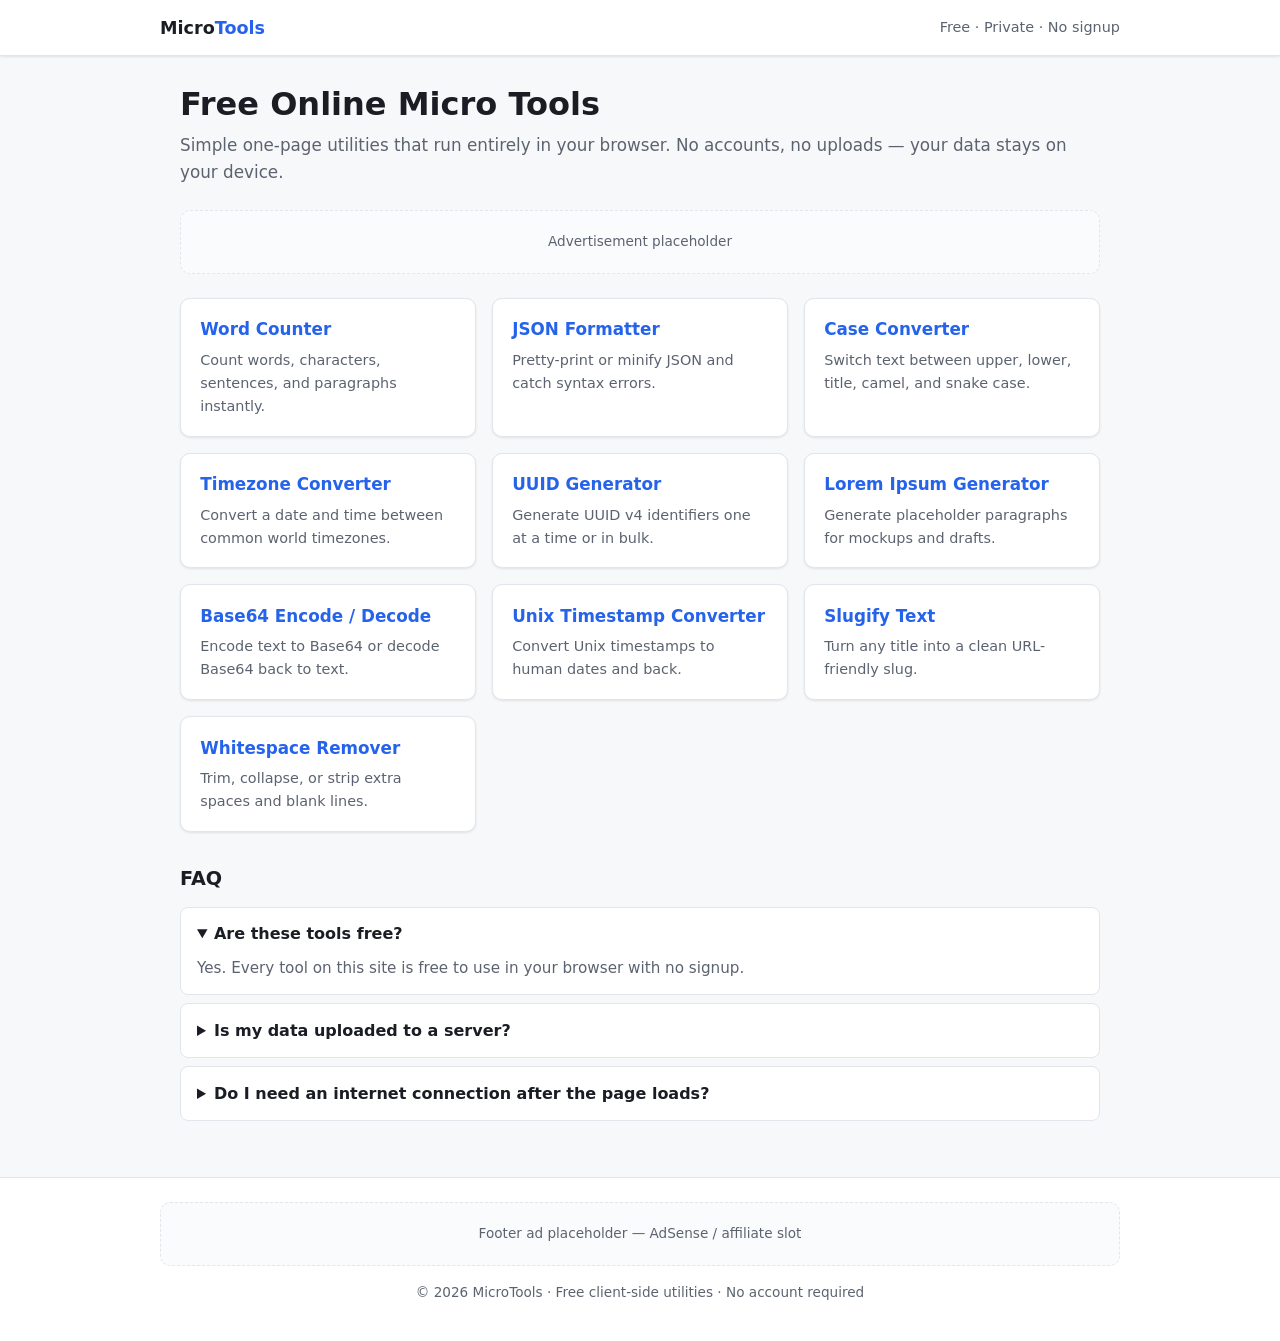
<file: index.html>
<!DOCTYPE html>
<html lang="en">
<head>
  <meta charset="UTF-8">
  <meta name="viewport" content="width=device-width, initial-scale=1">
  <title>Free Online Micro Tools — Word Counter, JSON Formatter & More</title>
  <meta name="description" content="Free browser-based micro tools: word counter, JSON formatter, case converter, UUID generator, Base64, timestamp converter, and more. No signup, runs locally in your browser.">
  <link rel="stylesheet" href="assets/style.css">
  <script type="application/ld+json">
  {
    "@context": "https://schema.org",
    "@type": "WebSite",
    "name": "SEO Micro Tools",
    "url": "/",
    "description": "Free online micro tools that run entirely in your browser.",
    "potentialAction": {
      "@type": "SearchAction",
      "target": "/?q={search_term_string}",
      "query-input": "required name=search_term_string"
    }
  }
  </script>
</head>
<body>
  <header class="site-header">
    <div class="inner">
      <a class="logo" href="index.html">Micro<span>Tools</span></a>
      <span class="nav-home">Free · Private · No signup</span>
    </div>
  </header>
  <main>
    <h1>Free Online Micro Tools</h1>
    <p class="lead">Simple one-page utilities that run entirely in your browser. No accounts, no uploads — your data stays on your device.</p>

    <div class="ad-slot" aria-hidden="true">Advertisement placeholder</div>

    <div class="tool-grid">
      <a class="card" href="tools/word-counter.html">
        <h2>Word Counter</h2>
        <p>Count words, characters, sentences, and paragraphs instantly.</p>
      </a>
      <a class="card" href="tools/json-formatter.html">
        <h2>JSON Formatter</h2>
        <p>Pretty-print or minify JSON and catch syntax errors.</p>
      </a>
      <a class="card" href="tools/case-converter.html">
        <h2>Case Converter</h2>
        <p>Switch text between upper, lower, title, camel, and snake case.</p>
      </a>
      <a class="card" href="tools/timezone-converter.html">
        <h2>Timezone Converter</h2>
        <p>Convert a date and time between common world timezones.</p>
      </a>
      <a class="card" href="tools/uuid-generator.html">
        <h2>UUID Generator</h2>
        <p>Generate UUID v4 identifiers one at a time or in bulk.</p>
      </a>
      <a class="card" href="tools/lorem-ipsum.html">
        <h2>Lorem Ipsum Generator</h2>
        <p>Generate placeholder paragraphs for mockups and drafts.</p>
      </a>
      <a class="card" href="tools/base64.html">
        <h2>Base64 Encode / Decode</h2>
        <p>Encode text to Base64 or decode Base64 back to text.</p>
      </a>
      <a class="card" href="tools/timestamp-converter.html">
        <h2>Unix Timestamp Converter</h2>
        <p>Convert Unix timestamps to human dates and back.</p>
      </a>
      <a class="card" href="tools/slugify.html">
        <h2>Slugify Text</h2>
        <p>Turn any title into a clean URL-friendly slug.</p>
      </a>
      <a class="card" href="tools/whitespace-remover.html">
        <h2>Whitespace Remover</h2>
        <p>Trim, collapse, or strip extra spaces and blank lines.</p>
      </a>
    </div>

    <section class="faq">
      <h2>FAQ</h2>
      <details open>
        <summary>Are these tools free?</summary>
        <p>Yes. Every tool on this site is free to use in your browser with no signup.</p>
      </details>
      <details>
        <summary>Is my data uploaded to a server?</summary>
        <p>No. All processing happens locally with JavaScript in your browser. Nothing is sent to a backend.</p>
      </details>
      <details>
        <summary>Do I need an internet connection after the page loads?</summary>
        <p>Once the page is loaded, the tools work offline. You only need a connection to open the page.</p>
      </details>
    </section>
  </main>
  <footer class="site-footer">
    <div class="inner">
      <div class="ad-slot" aria-hidden="true">Footer ad placeholder — AdSense / affiliate slot</div>
      <p>© <span id="y"></span> MicroTools · Free client-side utilities · No account required</p>
    </div>
  </footer>
  <script>document.getElementById('y').textContent = new Date().getFullYear();</script>
</body>
</html>
</file>
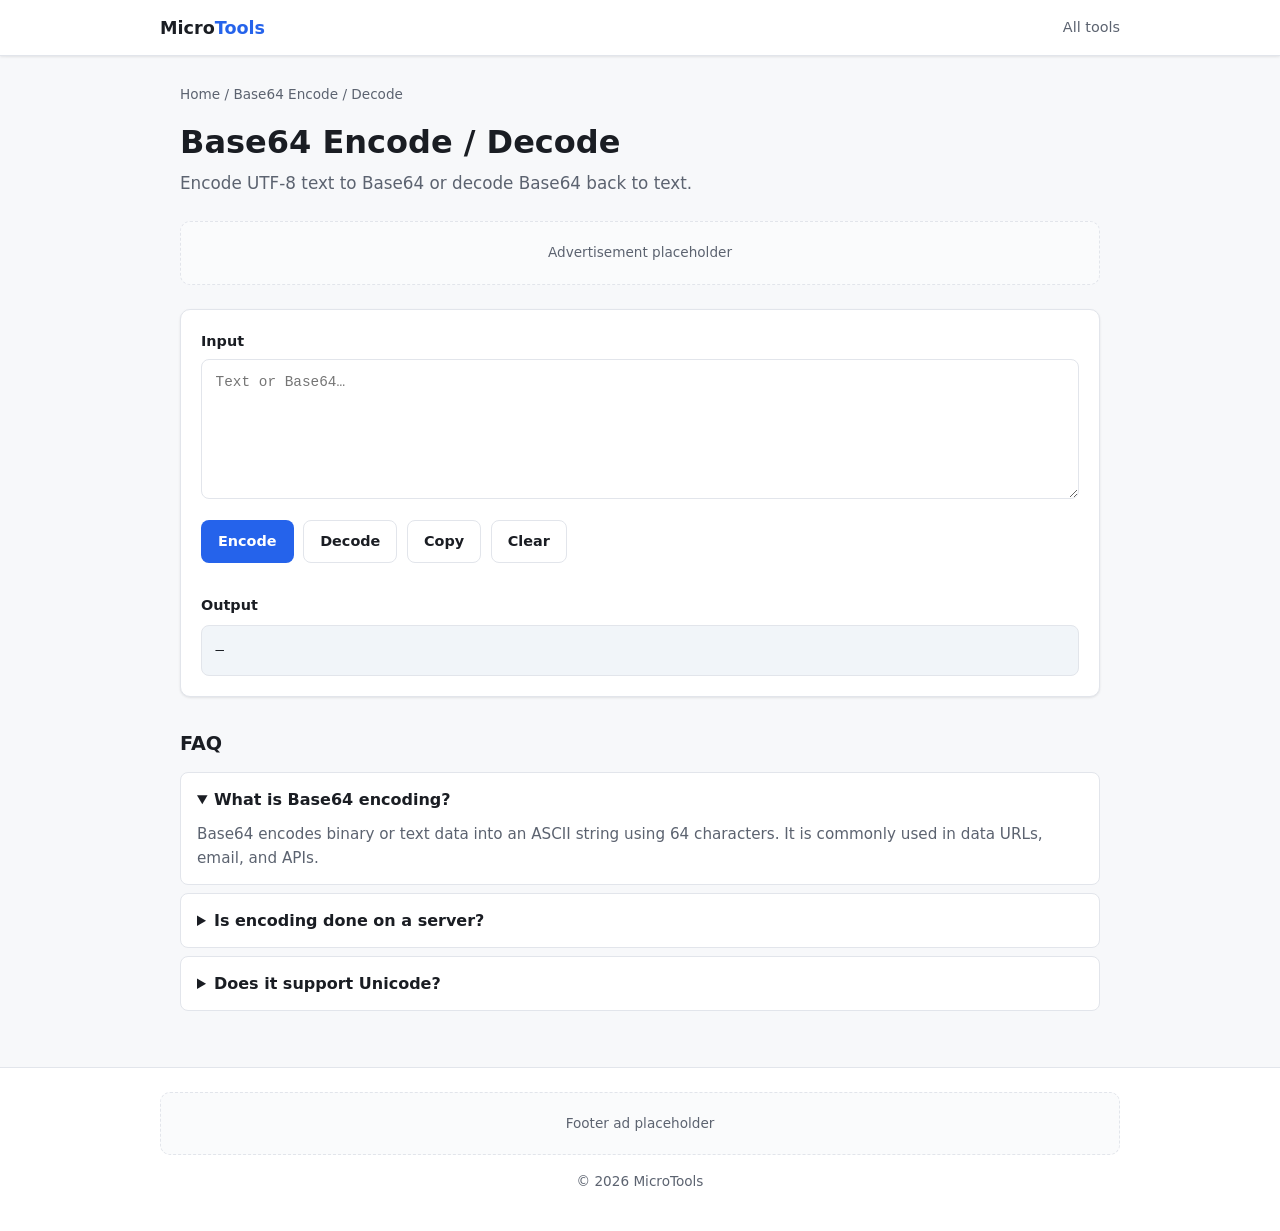
<file: tools/base64.html>
<!DOCTYPE html>
<html lang="en">
<head>
  <meta charset="UTF-8">
  <meta name="viewport" content="width=device-width, initial-scale=1">
  <title>Base64 Encode Decode — Free Online Base64 Tool</title>
  <meta name="description" content="Free online Base64 encoder and decoder. Encode text to Base64 or decode Base64 back to UTF-8 text in your browser.">
  <link rel="stylesheet" href="../assets/style.css">
  <script type="application/ld+json">
  {"@context":"https://schema.org","@type":"FAQPage","mainEntity":[
    {"@type":"Question","name":"What is Base64 encoding?","acceptedAnswer":{"@type":"Answer","text":"Base64 encodes binary or text data into an ASCII string using 64 characters. It is commonly used in data URLs, email, and APIs."}},
    {"@type":"Question","name":"Is encoding done on a server?","acceptedAnswer":{"@type":"Answer","text":"No. Encoding and decoding run locally with JavaScript in your browser."}},
    {"@type":"Question","name":"Does it support Unicode?","acceptedAnswer":{"@type":"Answer","text":"Yes. Text is handled as UTF-8 before Base64 encoding and after decoding."}}
  ]}
  </script>
</head>
<body>
  <header class="site-header"><div class="inner"><a class="logo" href="../index.html">Micro<span>Tools</span></a><a class="nav-home" href="../index.html">All tools</a></div></header>
  <main>
    <nav class="breadcrumb"><a href="../index.html">Home</a> / Base64 Encode / Decode</nav>
    <h1>Base64 Encode / Decode</h1>
    <p class="lead">Encode UTF-8 text to Base64 or decode Base64 back to text.</p>
    <div class="ad-slot" aria-hidden="true">Advertisement placeholder</div>
    <div class="panel">
      <label for="input">Input</label>
      <textarea id="input" placeholder="Text or Base64…"></textarea>
      <div class="row">
        <button type="button" class="btn" id="enc">Encode</button>
        <button type="button" class="btn-secondary btn" id="dec">Decode</button>
        <button type="button" class="btn-secondary btn" id="copy">Copy</button>
        <button type="button" class="btn-secondary btn" id="clear">Clear</button>
        <span class="toast" id="toast"></span>
      </div>
      <p id="err" style="color:#dc2626;font-size:.9rem;min-height:1.2em;margin:.5rem 0 0"></p>
      <label>Output</label>
      <div class="output-box" id="out">—</div>
    </div>
    <section class="faq">
      <h2>FAQ</h2>
      <details open><summary>What is Base64 encoding?</summary><p>Base64 encodes binary or text data into an ASCII string using 64 characters. It is commonly used in data URLs, email, and APIs.</p></details>
      <details><summary>Is encoding done on a server?</summary><p>No. Encoding and decoding run locally with JavaScript in your browser.</p></details>
      <details><summary>Does it support Unicode?</summary><p>Yes. Text is handled as UTF-8 before Base64 encoding and after decoding.</p></details>
    </section>
  </main>
  <footer class="site-footer"><div class="inner"><div class="ad-slot" aria-hidden="true">Footer ad placeholder</div><p>© <span class="y"></span> MicroTools</p></div></footer>
  <script>
  document.querySelectorAll('.y').forEach(el => el.textContent = new Date().getFullYear());
  const input = document.getElementById('input');
  const out = document.getElementById('out');
  const err = document.getElementById('err');
  const toast = document.getElementById('toast');
  function encodeUTF8(str) {
    return btoa(unescape(encodeURIComponent(str)));
  }
  function decodeUTF8(b64) {
    return decodeURIComponent(escape(atob(b64)));
  }
  document.getElementById('enc').onclick = () => {
    try { err.textContent = ''; out.textContent = encodeUTF8(input.value); }
    catch (e) { err.textContent = e.message; }
  };
  document.getElementById('dec').onclick = () => {
    try { err.textContent = ''; out.textContent = decodeUTF8(input.value.trim()); }
    catch (e) { err.textContent = 'Invalid Base64: ' + e.message; }
  };
  document.getElementById('copy').onclick = async () => {
    await navigator.clipboard.writeText(out.textContent === '—' ? '' : out.textContent);
    toast.textContent = 'Copied!'; setTimeout(() => toast.textContent = '', 1500);
  };
  document.getElementById('clear').onclick = () => { input.value = ''; out.textContent = '—'; err.textContent = ''; };
  </script>
</body>
</html>
</file>
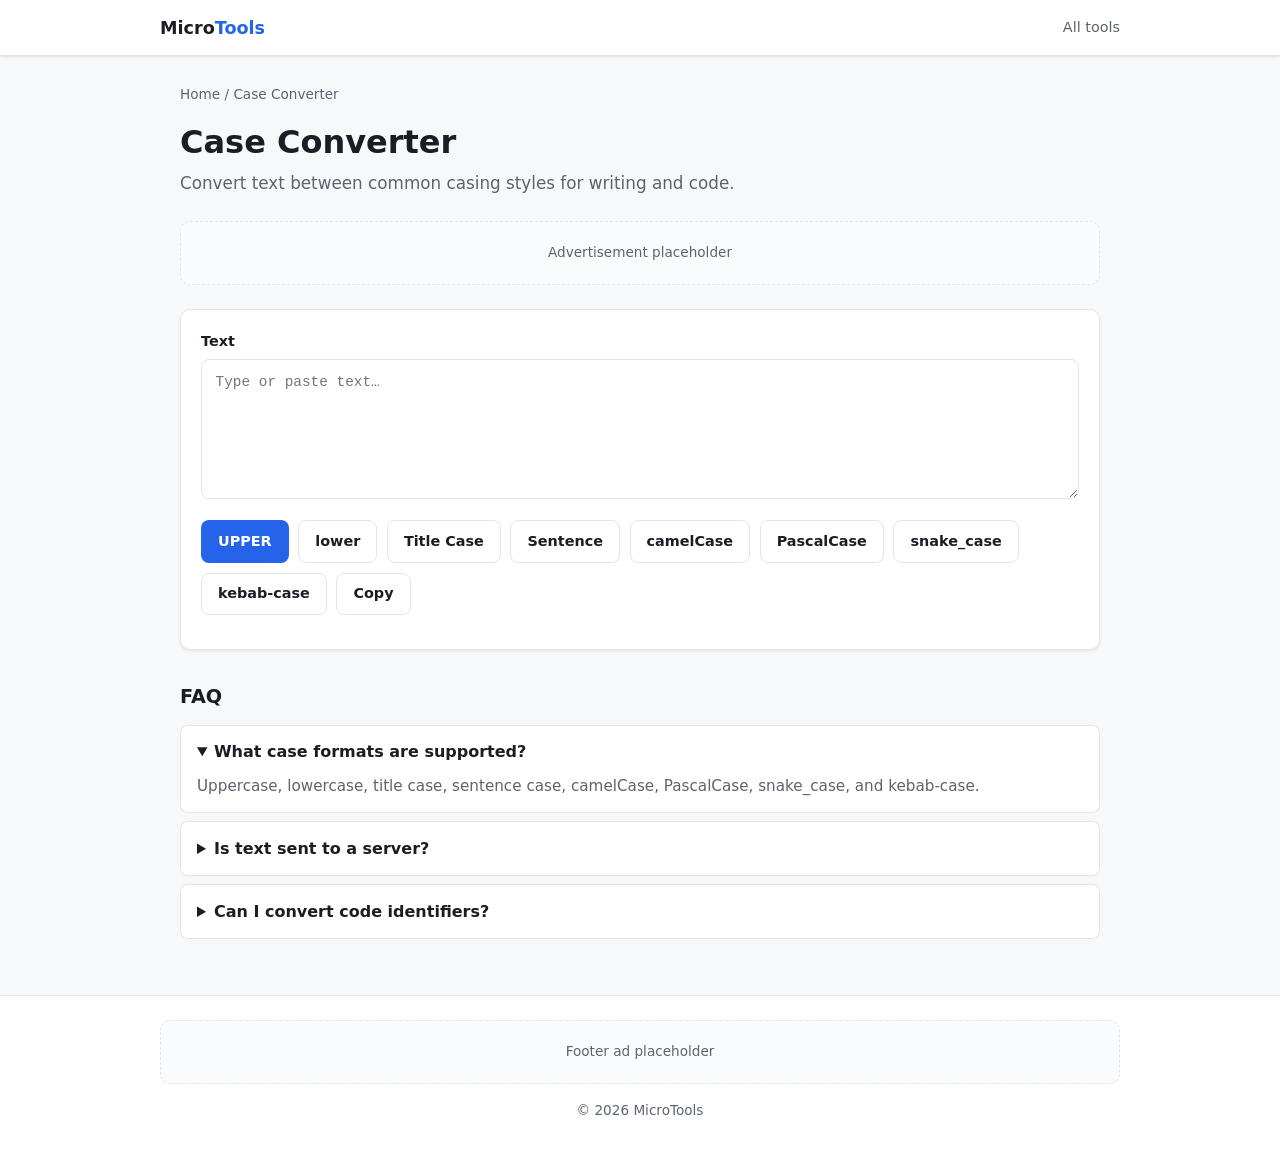
<file: tools/case-converter.html>
<!DOCTYPE html>
<html lang="en">
<head>
  <meta charset="UTF-8">
  <meta name="viewport" content="width=device-width, initial-scale=1">
  <title>Case Converter — Upper, Lower, Title, Camel & Snake Case</title>
  <meta name="description" content="Free online case converter. Convert text to uppercase, lowercase, title case, camelCase, snake_case, and kebab-case in your browser.">
  <link rel="stylesheet" href="../assets/style.css">
  <script type="application/ld+json">
  {"@context":"https://schema.org","@type":"FAQPage","mainEntity":[
    {"@type":"Question","name":"What case formats are supported?","acceptedAnswer":{"@type":"Answer","text":"Uppercase, lowercase, title case, sentence case, camelCase, PascalCase, snake_case, and kebab-case."}},
    {"@type":"Question","name":"Is text sent to a server?","acceptedAnswer":{"@type":"Answer","text":"No. Conversion runs in your browser with JavaScript."}},
    {"@type":"Question","name":"Can I convert code identifiers?","acceptedAnswer":{"@type":"Answer","text":"Yes. Use camel, Pascal, snake, or kebab modes for variable and CSS naming."}}
  ]}
  </script>
</head>
<body>
  <header class="site-header"><div class="inner"><a class="logo" href="../index.html">Micro<span>Tools</span></a><a class="nav-home" href="../index.html">All tools</a></div></header>
  <main>
    <nav class="breadcrumb"><a href="../index.html">Home</a> / Case Converter</nav>
    <h1>Case Converter</h1>
    <p class="lead">Convert text between common casing styles for writing and code.</p>
    <div class="ad-slot" aria-hidden="true">Advertisement placeholder</div>
    <div class="panel">
      <label for="input">Text</label>
      <textarea id="input" placeholder="Type or paste text…"></textarea>
      <div class="row">
        <button type="button" class="btn" data-case="upper">UPPER</button>
        <button type="button" class="btn-secondary btn" data-case="lower">lower</button>
        <button type="button" class="btn-secondary btn" data-case="title">Title Case</button>
        <button type="button" class="btn-secondary btn" data-case="sentence">Sentence</button>
        <button type="button" class="btn-secondary btn" data-case="camel">camelCase</button>
        <button type="button" class="btn-secondary btn" data-case="pascal">PascalCase</button>
        <button type="button" class="btn-secondary btn" data-case="snake">snake_case</button>
        <button type="button" class="btn-secondary btn" data-case="kebab">kebab-case</button>
        <button type="button" class="btn-secondary btn" id="copy">Copy</button>
        <span class="toast" id="toast"></span>
      </div>
    </div>
    <section class="faq">
      <h2>FAQ</h2>
      <details open><summary>What case formats are supported?</summary><p>Uppercase, lowercase, title case, sentence case, camelCase, PascalCase, snake_case, and kebab-case.</p></details>
      <details><summary>Is text sent to a server?</summary><p>No. Conversion runs in your browser with JavaScript.</p></details>
      <details><summary>Can I convert code identifiers?</summary><p>Yes. Use camel, Pascal, snake, or kebab modes for variable and CSS naming.</p></details>
    </section>
  </main>
  <footer class="site-footer"><div class="inner"><div class="ad-slot" aria-hidden="true">Footer ad placeholder</div><p>© <span class="y"></span> MicroTools</p></div></footer>
  <script>
  document.querySelectorAll('.y').forEach(el => el.textContent = new Date().getFullYear());
  const input = document.getElementById('input');
  const toast = document.getElementById('toast');
  function words(s) {
    return s.replace(/([a-z])([A-Z])/g, '$1 $2').replace(/[_\-]+/g, ' ').trim().split(/\s+/).filter(Boolean);
  }
  const fns = {
    upper: s => s.toUpperCase(),
    lower: s => s.toLowerCase(),
    title: s => words(s).map(w => w.charAt(0).toUpperCase() + w.slice(1).toLowerCase()).join(' '),
    sentence: s => { const t = s.toLowerCase(); return t ? t.charAt(0).toUpperCase() + t.slice(1) : ''; },
    camel: s => { const w = words(s).map(x => x.toLowerCase()); return w.length ? w[0] + w.slice(1).map(x => x.charAt(0).toUpperCase() + x.slice(1)).join('') : ''; },
    pascal: s => words(s).map(x => x.charAt(0).toUpperCase() + x.slice(1).toLowerCase()).join(''),
    snake: s => words(s).map(x => x.toLowerCase()).join('_'),
    kebab: s => words(s).map(x => x.toLowerCase()).join('-')
  };
  document.querySelectorAll('[data-case]').forEach(btn => {
    btn.onclick = () => { input.value = fns[btn.dataset.case](input.value); };
  });
  document.getElementById('copy').onclick = async () => { await navigator.clipboard.writeText(input.value); toast.textContent = 'Copied!'; setTimeout(() => toast.textContent = '', 1500); };
  </script>
</body>
</html>
</file>
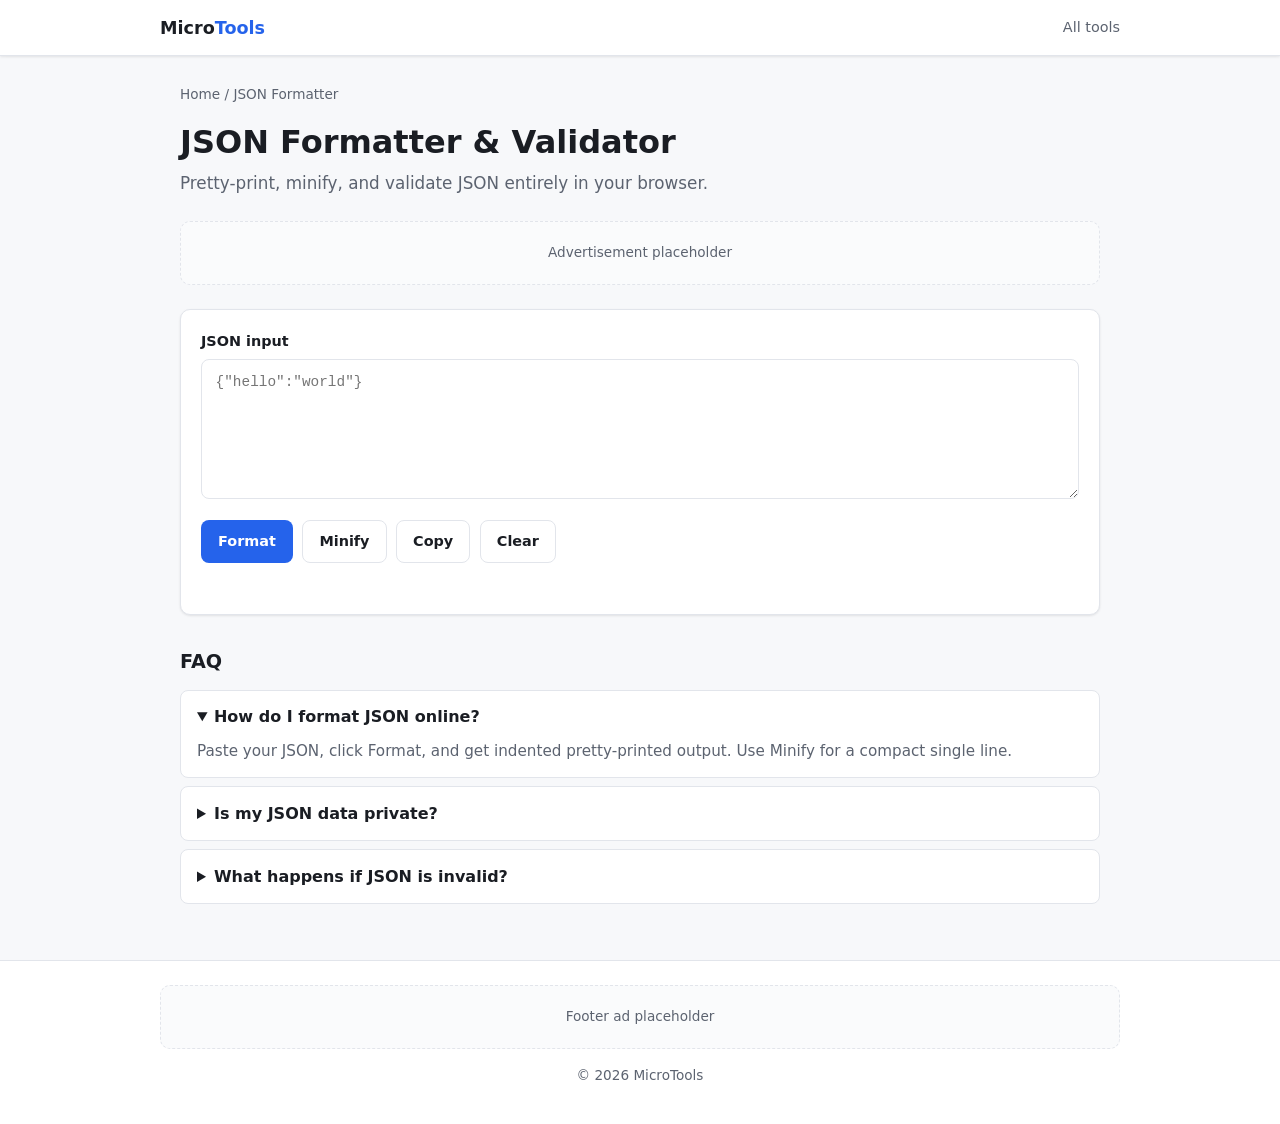
<file: tools/json-formatter.html>
<!DOCTYPE html>
<html lang="en">
<head>
  <meta charset="UTF-8">
  <meta name="viewport" content="width=device-width, initial-scale=1">
  <title>JSON Formatter & Validator — Free Online Pretty Print Tool</title>
  <meta name="description" content="Free online JSON formatter and validator. Pretty-print, minify, and check JSON syntax in your browser. No upload required.">
  <link rel="stylesheet" href="../assets/style.css">
  <script type="application/ld+json">
  {"@context":"https://schema.org","@type":"FAQPage","mainEntity":[
    {"@type":"Question","name":"How do I format JSON online?","acceptedAnswer":{"@type":"Answer","text":"Paste your JSON, click Format, and get indented pretty-printed output. Use Minify for a compact single line."}},
    {"@type":"Question","name":"Is my JSON data private?","acceptedAnswer":{"@type":"Answer","text":"Yes. Formatting and validation run locally in your browser. Nothing is uploaded."}},
    {"@type":"Question","name":"What happens if JSON is invalid?","acceptedAnswer":{"@type":"Answer","text":"The tool shows a clear error message with the parser reason so you can fix the syntax."}}
  ]}
  </script>
</head>
<body>
  <header class="site-header"><div class="inner"><a class="logo" href="../index.html">Micro<span>Tools</span></a><a class="nav-home" href="../index.html">All tools</a></div></header>
  <main>
    <nav class="breadcrumb"><a href="../index.html">Home</a> / JSON Formatter</nav>
    <h1>JSON Formatter & Validator</h1>
    <p class="lead">Pretty-print, minify, and validate JSON entirely in your browser.</p>
    <div class="ad-slot" aria-hidden="true">Advertisement placeholder</div>
    <div class="panel">
      <label for="input">JSON input</label>
      <textarea id="input" placeholder='{"hello":"world"}'></textarea>
      <div class="row">
        <button type="button" class="btn" id="format">Format</button>
        <button type="button" class="btn-secondary btn" id="minify">Minify</button>
        <button type="button" class="btn-secondary btn" id="copy">Copy</button>
        <button type="button" class="btn-secondary btn" id="clear">Clear</button>
        <span class="toast" id="toast"></span>
      </div>
      <p id="err" style="color:#dc2626;font-size:.9rem;min-height:1.2em;margin:.5rem 0 0"></p>
    </div>
    <section class="faq">
      <h2>FAQ</h2>
      <details open><summary>How do I format JSON online?</summary><p>Paste your JSON, click Format, and get indented pretty-printed output. Use Minify for a compact single line.</p></details>
      <details><summary>Is my JSON data private?</summary><p>Yes. Formatting and validation run locally in your browser. Nothing is uploaded.</p></details>
      <details><summary>What happens if JSON is invalid?</summary><p>The tool shows a clear error message with the parser reason so you can fix the syntax.</p></details>
    </section>
  </main>
  <footer class="site-footer"><div class="inner"><div class="ad-slot" aria-hidden="true">Footer ad placeholder</div><p>© <span class="y"></span> MicroTools</p></div></footer>
  <script>
  document.querySelectorAll('.y').forEach(el => el.textContent = new Date().getFullYear());
  const input = document.getElementById('input');
  const err = document.getElementById('err');
  const toast = document.getElementById('toast');
  function parse() {
    try { err.textContent = ''; return JSON.parse(input.value); }
    catch (e) { err.textContent = 'Invalid JSON: ' + e.message; return null; }
  }
  document.getElementById('format').onclick = () => { const o = parse(); if (o !== null) input.value = JSON.stringify(o, null, 2); };
  document.getElementById('minify').onclick = () => { const o = parse(); if (o !== null) input.value = JSON.stringify(o); };
  document.getElementById('copy').onclick = async () => { await navigator.clipboard.writeText(input.value); toast.textContent = 'Copied!'; setTimeout(() => toast.textContent = '', 1500); };
  document.getElementById('clear').onclick = () => { input.value = ''; err.textContent = ''; toast.textContent = ''; };
  </script>
</body>
</html>
</file>
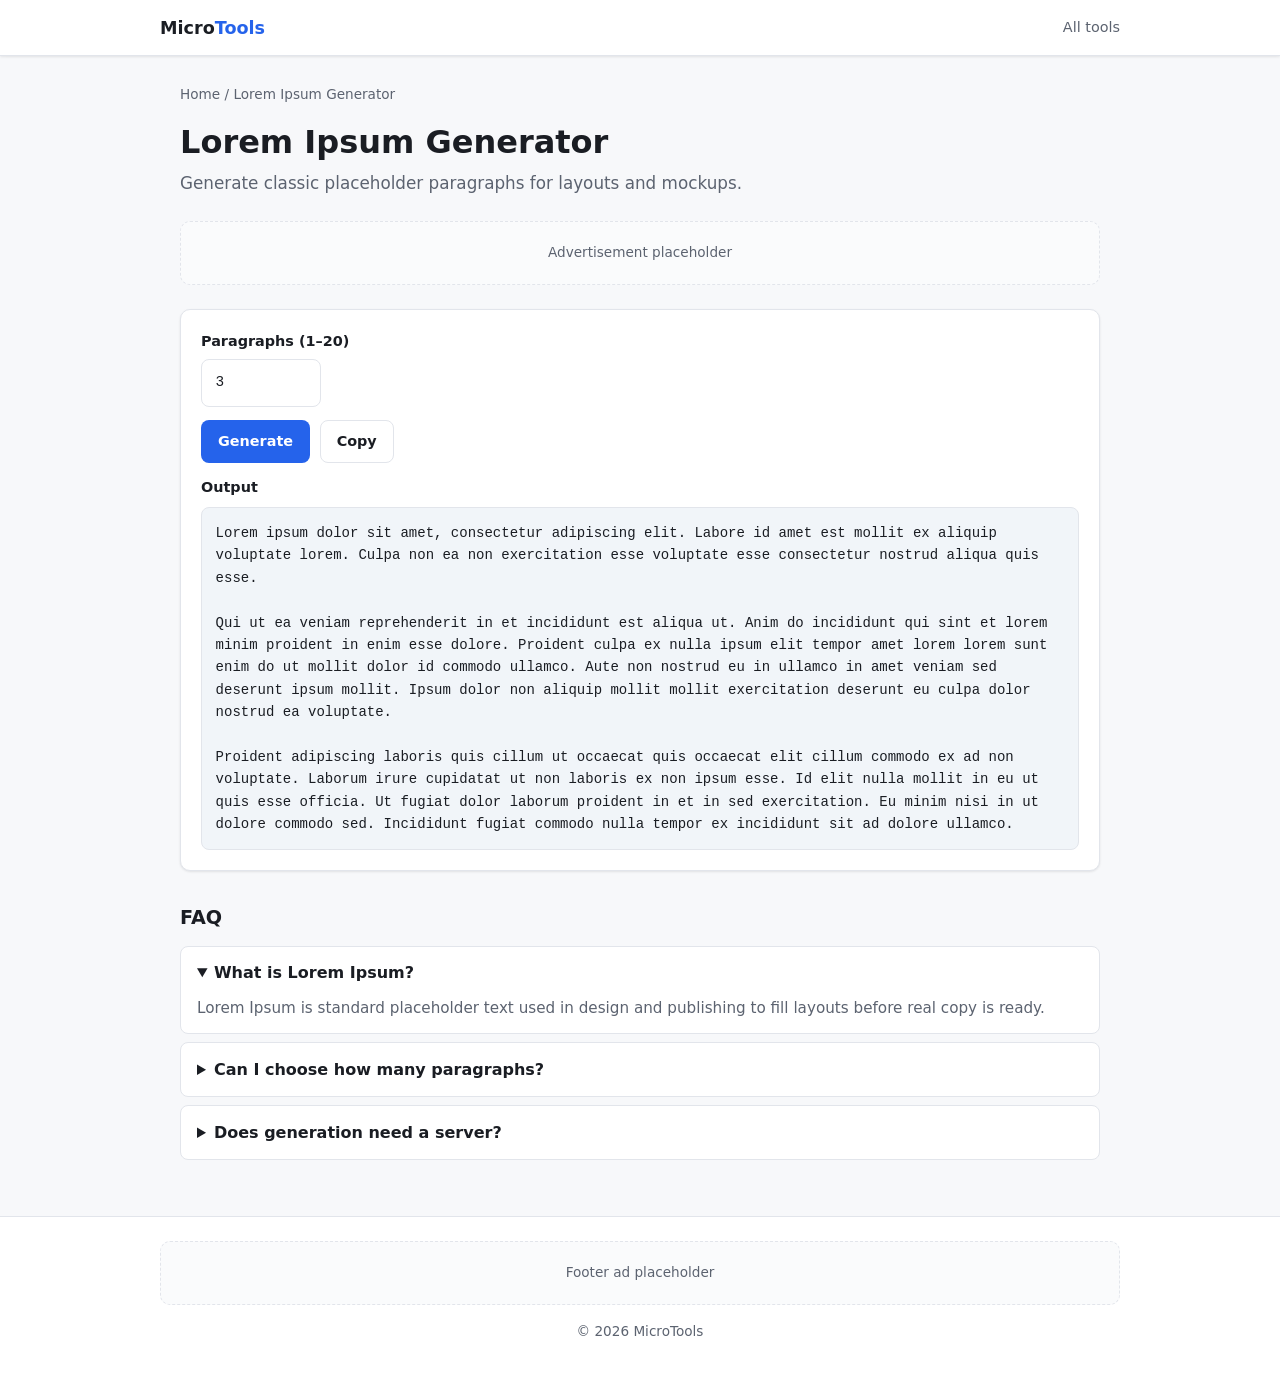
<file: tools/lorem-ipsum.html>
<!DOCTYPE html>
<html lang="en">
<head>
  <meta charset="UTF-8">
  <meta name="viewport" content="width=device-width, initial-scale=1">
  <title>Lorem Ipsum Generator — Free Placeholder Text Online</title>
  <meta name="description" content="Free Lorem Ipsum generator. Create placeholder paragraphs for mockups, wireframes, and design drafts in your browser.">
  <link rel="stylesheet" href="../assets/style.css">
  <script type="application/ld+json">
  {"@context":"https://schema.org","@type":"FAQPage","mainEntity":[
    {"@type":"Question","name":"What is Lorem Ipsum?","acceptedAnswer":{"@type":"Answer","text":"Lorem Ipsum is standard placeholder text used in design and publishing to fill layouts before real copy is ready."}},
    {"@type":"Question","name":"Can I choose how many paragraphs?","acceptedAnswer":{"@type":"Answer","text":"Yes. Choose 1 to 20 paragraphs and generate instantly."}},
    {"@type":"Question","name":"Does generation need a server?","acceptedAnswer":{"@type":"Answer","text":"No. Text is assembled locally in your browser."}}
  ]}
  </script>
</head>
<body>
  <header class="site-header"><div class="inner"><a class="logo" href="../index.html">Micro<span>Tools</span></a><a class="nav-home" href="../index.html">All tools</a></div></header>
  <main>
    <nav class="breadcrumb"><a href="../index.html">Home</a> / Lorem Ipsum Generator</nav>
    <h1>Lorem Ipsum Generator</h1>
    <p class="lead">Generate classic placeholder paragraphs for layouts and mockups.</p>
    <div class="ad-slot" aria-hidden="true">Advertisement placeholder</div>
    <div class="panel">
      <label for="count">Paragraphs (1–20)</label>
      <input type="number" id="count" min="1" max="20" value="3" style="max-width:120px">
      <div class="row">
        <button type="button" class="btn" id="gen">Generate</button>
        <button type="button" class="btn-secondary btn" id="copy">Copy</button>
        <span class="toast" id="toast"></span>
      </div>
      <label>Output</label>
      <div class="output-box" id="out" style="min-height:10rem;white-space:pre-wrap;word-break:normal"></div>
    </div>
    <section class="faq">
      <h2>FAQ</h2>
      <details open><summary>What is Lorem Ipsum?</summary><p>Lorem Ipsum is standard placeholder text used in design and publishing to fill layouts before real copy is ready.</p></details>
      <details><summary>Can I choose how many paragraphs?</summary><p>Yes. Choose 1 to 20 paragraphs and generate instantly.</p></details>
      <details><summary>Does generation need a server?</summary><p>No. Text is assembled locally in your browser.</p></details>
    </section>
  </main>
  <footer class="site-footer"><div class="inner"><div class="ad-slot" aria-hidden="true">Footer ad placeholder</div><p>© <span class="y"></span> MicroTools</p></div></footer>
  <script>
  document.querySelectorAll('.y').forEach(el => el.textContent = new Date().getFullYear());
  const WORDS = 'lorem ipsum dolor sit amet consectetur adipiscing elit sed do eiusmod tempor incididunt ut labore et dolore magna aliqua ut enim ad minim veniam quis nostrud exercitation ullamco laboris nisi ut aliquip ex ea commodo consequat duis aute irure dolor in reprehenderit in voluptate velit esse cillum dolore eu fugiat nulla pariatur excepteur sint occaecat cupidatat non proident sunt in culpa qui officia deserunt mollit anim id est laborum'.split(' ');
  const out = document.getElementById('out');
  const toast = document.getElementById('toast');
  function sentence() {
    const len = 8 + Math.floor(Math.random() * 12);
    const s = [];
    for (let i = 0; i < len; i++) s.push(WORDS[Math.floor(Math.random() * WORDS.length)]);
    s[0] = s[0].charAt(0).toUpperCase() + s[0].slice(1);
    return s.join(' ') + '.';
  }
  function paragraph() {
    const n = 3 + Math.floor(Math.random() * 4);
    return Array.from({length: n}, sentence).join(' ');
  }
  function generate() {
    let n = parseInt(document.getElementById('count').value, 10) || 1;
    n = Math.min(20, Math.max(1, n));
    const paras = Array.from({length: n}, (_, i) => i === 0
      ? 'Lorem ipsum dolor sit amet, consectetur adipiscing elit. ' + Array.from({length: 2 + Math.floor(Math.random()*3)}, sentence).join(' ')
      : paragraph());
    out.textContent = paras.join('\n\n');
  }
  document.getElementById('gen').onclick = generate;
  document.getElementById('copy').onclick = async () => { await navigator.clipboard.writeText(out.textContent); toast.textContent = 'Copied!'; setTimeout(() => toast.textContent = '', 1500); };
  generate();
  </script>
</body>
</html>
</file>
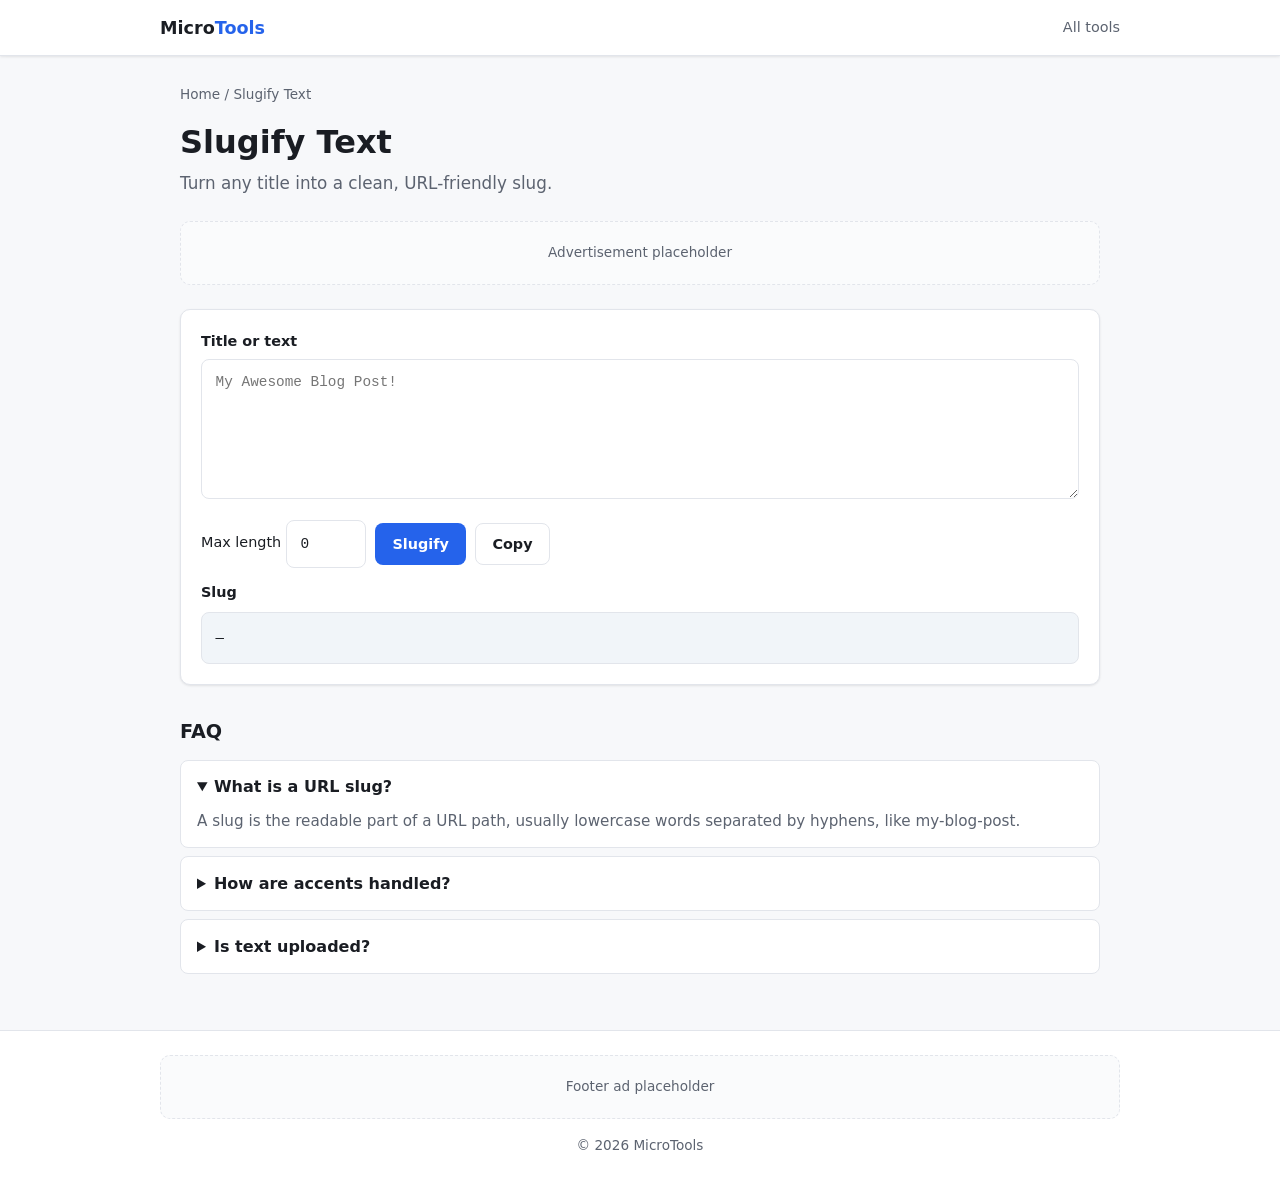
<file: tools/slugify.html>
<!DOCTYPE html>
<html lang="en">
<head>
  <meta charset="UTF-8">
  <meta name="viewport" content="width=device-width, initial-scale=1">
  <title>Slugify Text — Free URL Slug Generator Online</title>
  <meta name="description" content="Free online slugify tool. Turn titles into clean URL-friendly slugs with hyphens, lowercase, and optional max length.">
  <link rel="stylesheet" href="../assets/style.css">
  <script type="application/ld+json">
  {"@context":"https://schema.org","@type":"FAQPage","mainEntity":[
    {"@type":"Question","name":"What is a URL slug?","acceptedAnswer":{"@type":"Answer","text":"A slug is the readable part of a URL path, usually lowercase words separated by hyphens, like my-blog-post."}},
    {"@type":"Question","name":"How are accents handled?","acceptedAnswer":{"@type":"Answer","text":"Accented characters are normalized to ASCII equivalents when possible (é → e), then non-alphanumeric characters are removed."}},
    {"@type":"Question","name":"Is text uploaded?","acceptedAnswer":{"@type":"Answer","text":"No. Slug generation runs entirely in your browser."}}
  ]}
  </script>
</head>
<body>
  <header class="site-header"><div class="inner"><a class="logo" href="../index.html">Micro<span>Tools</span></a><a class="nav-home" href="../index.html">All tools</a></div></header>
  <main>
    <nav class="breadcrumb"><a href="../index.html">Home</a> / Slugify Text</nav>
    <h1>Slugify Text</h1>
    <p class="lead">Turn any title into a clean, URL-friendly slug.</p>
    <div class="ad-slot" aria-hidden="true">Advertisement placeholder</div>
    <div class="panel">
      <label for="input">Title or text</label>
      <textarea id="input" placeholder="My Awesome Blog Post!" rows="3"></textarea>
      <div class="row">
        <label style="display:inline;font-weight:500;margin:0">Max length <input type="number" id="max" min="0" max="200" value="0" style="width:80px;display:inline-block" title="0 = no limit"></label>
        <button type="button" class="btn" id="go">Slugify</button>
        <button type="button" class="btn-secondary btn" id="copy">Copy</button>
        <span class="toast" id="toast"></span>
      </div>
      <label>Slug</label>
      <div class="output-box" id="out">—</div>
    </div>
    <section class="faq">
      <h2>FAQ</h2>
      <details open><summary>What is a URL slug?</summary><p>A slug is the readable part of a URL path, usually lowercase words separated by hyphens, like my-blog-post.</p></details>
      <details><summary>How are accents handled?</summary><p>Accented characters are normalized to ASCII equivalents when possible (é → e), then non-alphanumeric characters are removed.</p></details>
      <details><summary>Is text uploaded?</summary><p>No. Slug generation runs entirely in your browser.</p></details>
    </section>
  </main>
  <footer class="site-footer"><div class="inner"><div class="ad-slot" aria-hidden="true">Footer ad placeholder</div><p>© <span class="y"></span> MicroTools</p></div></footer>
  <script>
  document.querySelectorAll('.y').forEach(el => el.textContent = new Date().getFullYear());
  const input = document.getElementById('input');
  const out = document.getElementById('out');
  const toast = document.getElementById('toast');
  function slugify(str) {
    let s = str.normalize('NFD').replace(/[\u0300-\u036f]/g, '');
    s = s.toLowerCase().trim()
      .replace(/[^a-z0-9\s-]/g, '')
      .replace(/[\s_-]+/g, '-')
      .replace(/^-+|-+$/g, '');
    const max = parseInt(document.getElementById('max').value, 10) || 0;
    if (max > 0 && s.length > max) {
      s = s.slice(0, max).replace(/-+$/g, '');
    }
    return s;
  }
  function run() { out.textContent = slugify(input.value) || '—'; }
  input.addEventListener('input', run);
  document.getElementById('go').onclick = run;
  document.getElementById('max').addEventListener('input', run);
  document.getElementById('copy').onclick = async () => {
    const t = out.textContent === '—' ? '' : out.textContent;
    await navigator.clipboard.writeText(t);
    toast.textContent = 'Copied!'; setTimeout(() => toast.textContent = '', 1500);
  };
  </script>
</body>
</html>
</file>
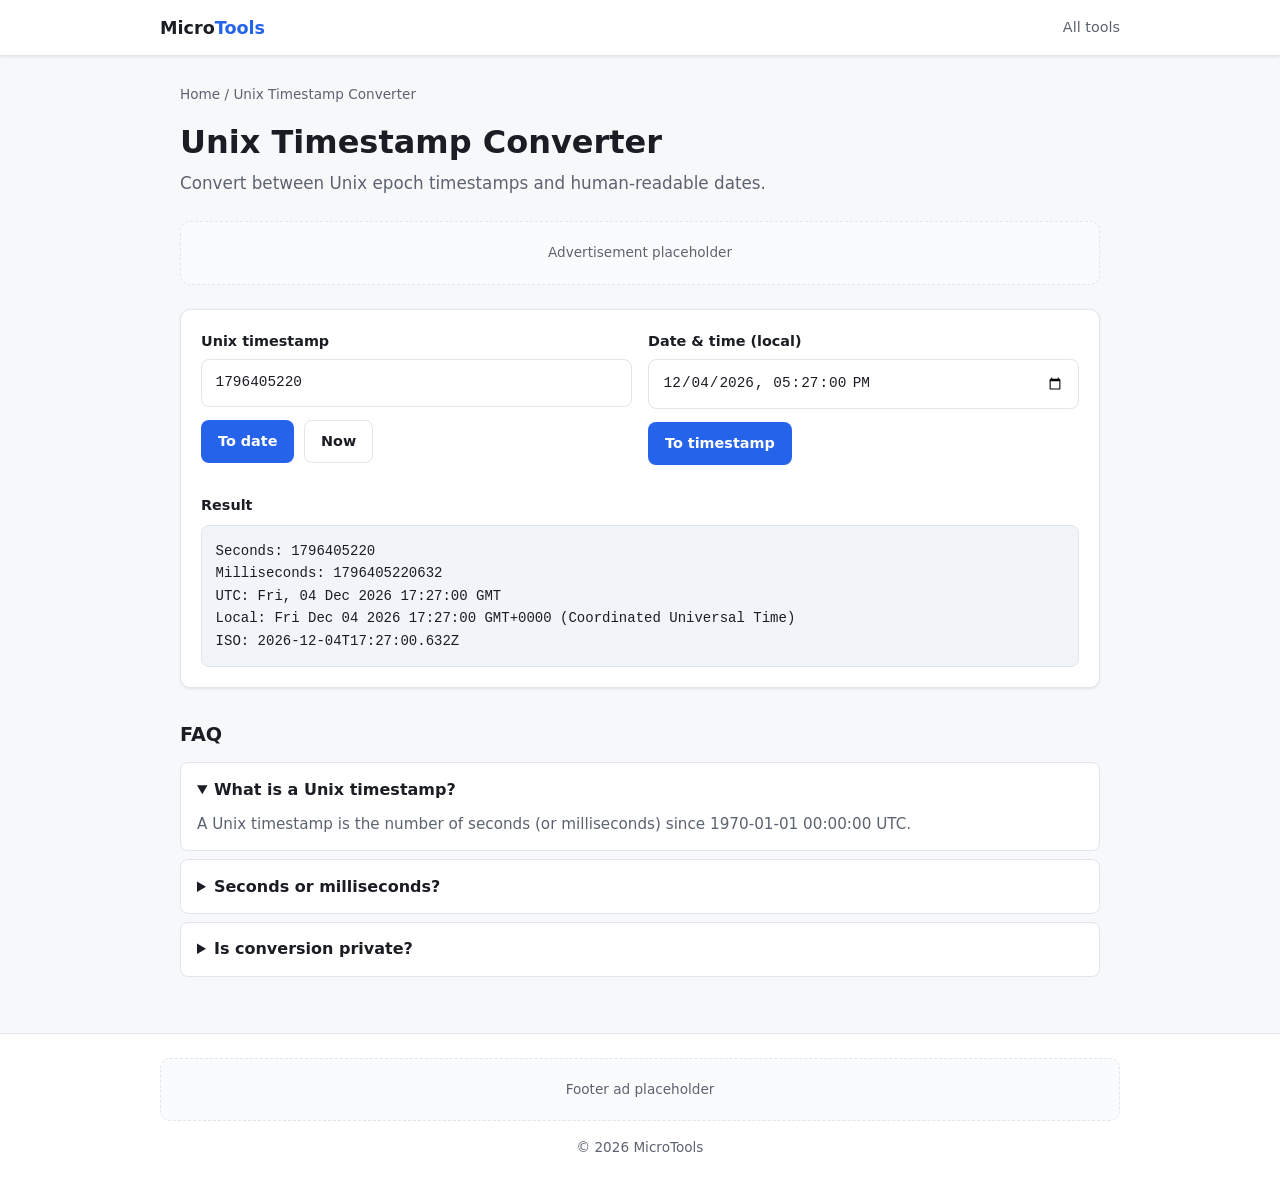
<file: tools/timestamp-converter.html>
<!DOCTYPE html>
<html lang="en">
<head>
  <meta charset="UTF-8">
  <meta name="viewport" content="width=device-width, initial-scale=1">
  <title>Unix Timestamp Converter — Epoch to Date Online</title>
  <meta name="description" content="Free Unix timestamp converter. Convert epoch seconds or milliseconds to human-readable dates and back in your browser.">
  <link rel="stylesheet" href="../assets/style.css">
  <script type="application/ld+json">
  {"@context":"https://schema.org","@type":"FAQPage","mainEntity":[
    {"@type":"Question","name":"What is a Unix timestamp?","acceptedAnswer":{"@type":"Answer","text":"A Unix timestamp is the number of seconds (or milliseconds) since 1970-01-01 00:00:00 UTC."}},
    {"@type":"Question","name":"Seconds or milliseconds?","acceptedAnswer":{"@type":"Answer","text":"Both are supported. Values with 13+ digits are treated as milliseconds; shorter ones as seconds."}},
    {"@type":"Question","name":"Is conversion private?","acceptedAnswer":{"@type":"Answer","text":"Yes. Everything runs in your browser with no server upload."}}
  ]}
  </script>
</head>
<body>
  <header class="site-header"><div class="inner"><a class="logo" href="../index.html">Micro<span>Tools</span></a><a class="nav-home" href="../index.html">All tools</a></div></header>
  <main>
    <nav class="breadcrumb"><a href="../index.html">Home</a> / Unix Timestamp Converter</nav>
    <h1>Unix Timestamp Converter</h1>
    <p class="lead">Convert between Unix epoch timestamps and human-readable dates.</p>
    <div class="ad-slot" aria-hidden="true">Advertisement placeholder</div>
    <div class="panel">
      <div class="two-col">
        <div>
          <label for="ts">Unix timestamp</label>
          <input type="text" id="ts" placeholder="e.g. 1700000000">
          <div class="row">
            <button type="button" class="btn" id="toDate">To date</button>
            <button type="button" class="btn-secondary btn" id="nowTs">Now</button>
          </div>
        </div>
        <div>
          <label for="dt">Date & time (local)</label>
          <input type="datetime-local" id="dt" step="1">
          <div class="row">
            <button type="button" class="btn" id="toTs">To timestamp</button>
          </div>
        </div>
      </div>
      <label style="margin-top:1rem">Result</label>
      <div class="output-box" id="out">—</div>
    </div>
    <section class="faq">
      <h2>FAQ</h2>
      <details open><summary>What is a Unix timestamp?</summary><p>A Unix timestamp is the number of seconds (or milliseconds) since 1970-01-01 00:00:00 UTC.</p></details>
      <details><summary>Seconds or milliseconds?</summary><p>Both are supported. Values with 13+ digits are treated as milliseconds; shorter ones as seconds.</p></details>
      <details><summary>Is conversion private?</summary><p>Yes. Everything runs in your browser with no server upload.</p></details>
    </section>
  </main>
  <footer class="site-footer"><div class="inner"><div class="ad-slot" aria-hidden="true">Footer ad placeholder</div><p>© <span class="y"></span> MicroTools</p></div></footer>
  <script>
  document.querySelectorAll('.y').forEach(el => el.textContent = new Date().getFullYear());
  const ts = document.getElementById('ts');
  const dt = document.getElementById('dt');
  const out = document.getElementById('out');
  function pad(n){ return String(n).padStart(2,'0'); }
  function fillLocal(d) {
    dt.value = `${d.getFullYear()}-${pad(d.getMonth()+1)}-${pad(d.getDate())}T${pad(d.getHours())}:${pad(d.getMinutes())}:${pad(d.getSeconds())}`;
  }
  document.getElementById('nowTs').onclick = () => {
    const d = new Date();
    ts.value = String(Math.floor(d.getTime()/1000));
    fillLocal(d);
    out.textContent = 'Seconds: ' + Math.floor(d.getTime()/1000) + '\nMilliseconds: ' + d.getTime() + '\nUTC: ' + d.toUTCString() + '\nLocal: ' + d.toString() + '\nISO: ' + d.toISOString();
  };
  document.getElementById('toDate').onclick = () => {
    let n = Number(String(ts.value).trim());
    if (!Number.isFinite(n)) { out.textContent = 'Enter a numeric timestamp.'; return; }
    if (String(Math.trunc(Math.abs(n))).length >= 13) { /* ms */ }
    else n = n * 1000;
    const d = new Date(n);
    if (isNaN(d.getTime())) { out.textContent = 'Invalid timestamp.'; return; }
    fillLocal(d);
    out.textContent = 'UTC: ' + d.toUTCString() + '\nLocal: ' + d.toString() + '\nISO: ' + d.toISOString() + '\nSeconds: ' + Math.floor(d.getTime()/1000) + '\nMilliseconds: ' + d.getTime();
  };
  document.getElementById('toTs').onclick = () => {
    if (!dt.value) { out.textContent = 'Pick a date and time.'; return; }
    const d = new Date(dt.value);
    if (isNaN(d.getTime())) { out.textContent = 'Invalid date.'; return; }
    ts.value = String(Math.floor(d.getTime()/1000));
    out.textContent = 'Seconds: ' + Math.floor(d.getTime()/1000) + '\nMilliseconds: ' + d.getTime() + '\nUTC: ' + d.toUTCString() + '\nLocal: ' + d.toString() + '\nISO: ' + d.toISOString();
  };
  document.getElementById('nowTs').click();
  </script>
</body>
</html>
</file>
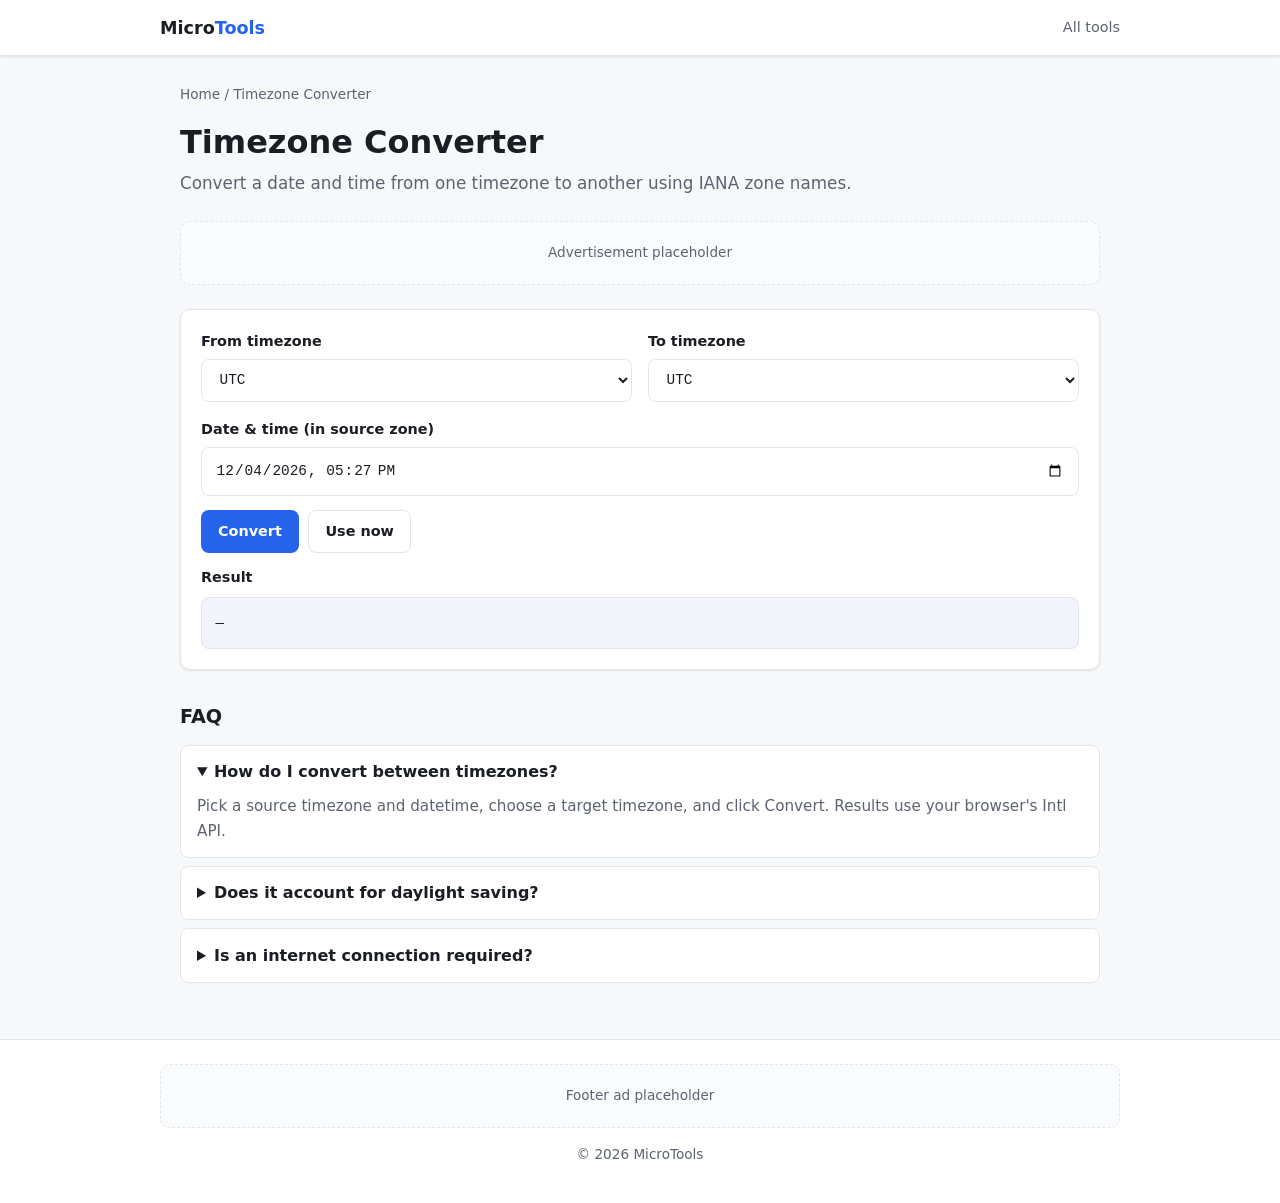
<file: tools/timezone-converter.html>
<!DOCTYPE html>
<html lang="en">
<head>
  <meta charset="UTF-8">
  <meta name="viewport" content="width=device-width, initial-scale=1">
  <title>Timezone Converter — Convert Time Between World Timezones</title>
  <meta name="description" content="Free online timezone converter. Convert a date and time between UTC, US, Europe, and Asia timezones in your browser.">
  <link rel="stylesheet" href="../assets/style.css">
  <script type="application/ld+json">
  {"@context":"https://schema.org","@type":"FAQPage","mainEntity":[
    {"@type":"Question","name":"How do I convert between timezones?","acceptedAnswer":{"@type":"Answer","text":"Pick a source timezone and datetime, choose a target timezone, and click Convert. Results use your browser's Intl API."}},
    {"@type":"Question","name":"Does it account for daylight saving?","acceptedAnswer":{"@type":"Answer","text":"Yes. Named IANA timezones automatically apply DST rules for the selected date."}},
    {"@type":"Question","name":"Is an internet connection required?","acceptedAnswer":{"@type":"Answer","text":"Only to load the page. Conversion runs offline in the browser."}}
  ]}
  </script>
</head>
<body>
  <header class="site-header"><div class="inner"><a class="logo" href="../index.html">Micro<span>Tools</span></a><a class="nav-home" href="../index.html">All tools</a></div></header>
  <main>
    <nav class="breadcrumb"><a href="../index.html">Home</a> / Timezone Converter</nav>
    <h1>Timezone Converter</h1>
    <p class="lead">Convert a date and time from one timezone to another using IANA zone names.</p>
    <div class="ad-slot" aria-hidden="true">Advertisement placeholder</div>
    <div class="panel">
      <div class="two-col">
        <div>
          <label for="fromTz">From timezone</label>
          <select id="fromTz"></select>
        </div>
        <div>
          <label for="toTz">To timezone</label>
          <select id="toTz"></select>
        </div>
      </div>
      <div style="margin-top:1rem">
        <label for="dt">Date & time (in source zone)</label>
        <input type="datetime-local" id="dt">
      </div>
      <div class="row">
        <button type="button" class="btn" id="convert">Convert</button>
        <button type="button" class="btn-secondary btn" id="now">Use now</button>
      </div>
      <label>Result</label>
      <div class="output-box" id="out">—</div>
    </div>
    <section class="faq">
      <h2>FAQ</h2>
      <details open><summary>How do I convert between timezones?</summary><p>Pick a source timezone and datetime, choose a target timezone, and click Convert. Results use your browser's Intl API.</p></details>
      <details><summary>Does it account for daylight saving?</summary><p>Yes. Named IANA timezones automatically apply DST rules for the selected date.</p></details>
      <details><summary>Is an internet connection required?</summary><p>Only to load the page. Conversion runs offline in the browser.</p></details>
    </section>
  </main>
  <footer class="site-footer"><div class="inner"><div class="ad-slot" aria-hidden="true">Footer ad placeholder</div><p>© <span class="y"></span> MicroTools</p></div></footer>
  <script>
  document.querySelectorAll('.y').forEach(el => el.textContent = new Date().getFullYear());
  const zones = [
    'UTC','America/New_York','America/Chicago','America/Denver','America/Los_Angeles',
    'America/Sao_Paulo','Europe/London','Europe/Paris','Europe/Berlin','Europe/Moscow',
    'Asia/Dubai','Asia/Kolkata','Asia/Shanghai','Asia/Tokyo','Asia/Singapore',
    'Australia/Sydney','Pacific/Auckland'
  ];
  const fromTz = document.getElementById('fromTz');
  const toTz = document.getElementById('toTz');
  zones.forEach(z => {
    fromTz.add(new Option(z, z));
    toTz.add(new Option(z, z));
  });
  fromTz.value = Intl.DateTimeFormat().resolvedOptions().timeZone in Object.fromEntries(zones.map(z=>[z,1]))
    ? Intl.DateTimeFormat().resolvedOptions().timeZone : 'UTC';
  if (![...fromTz.options].some(o => o.value === fromTz.value)) fromTz.value = 'UTC';
  toTz.value = 'UTC';
  const dt = document.getElementById('dt');
  const out = document.getElementById('out');
  function pad(n){ return String(n).padStart(2,'0'); }
  function setNow() {
    const n = new Date();
    dt.value = `${n.getFullYear()}-${pad(n.getMonth()+1)}-${pad(n.getDate())}T${pad(n.getHours())}:${pad(n.getMinutes())}`;
  }
  setNow();
  function partsInZone(date, tz) {
    const f = new Intl.DateTimeFormat('en-US', {
      timeZone: tz, year:'numeric', month:'2-digit', day:'2-digit',
      hour:'2-digit', minute:'2-digit', second:'2-digit', hour12:false
    });
    const p = Object.fromEntries(f.formatToParts(date).filter(x => x.type !== 'literal').map(x => [x.type, x.value]));
    return p;
  }
  function localInZoneToUtcMs(localStr, tz) {
    // Interpret datetime-local as wall time in tz, return UTC ms
    const [datePart, timePart] = localStr.split('T');
    const [Y,M,D] = datePart.split('-').map(Number);
    const [h,m] = timePart.split(':').map(Number);
    // Guess: treat as UTC then adjust by offset in that zone
    let guess = Date.UTC(Y, M-1, D, h, m, 0);
    for (let i = 0; i < 3; i++) {
      const p = partsInZone(new Date(guess), tz);
      const asUtc = Date.UTC(+p.year, +p.month-1, +p.day, +p.hour % 24, +p.minute, +p.second);
      const target = Date.UTC(Y, M-1, D, h, m, 0);
      guess += (target - asUtc);
    }
    return guess;
  }
  document.getElementById('now').onclick = setNow;
  document.getElementById('convert').onclick = () => {
    if (!dt.value) { out.textContent = 'Pick a date and time.'; return; }
    try {
      const ms = localInZoneToUtcMs(dt.value, fromTz.value);
      const d = new Date(ms);
      const formatted = new Intl.DateTimeFormat('en-US', {
        timeZone: toTz.value, weekday:'short', year:'numeric', month:'short', day:'numeric',
        hour:'2-digit', minute:'2-digit', second:'2-digit', hour12:false, timeZoneName:'short'
      }).format(d);
      out.textContent = formatted + '\nIANA: ' + toTz.value + '\nUTC ISO: ' + d.toISOString();
    } catch (e) {
      out.textContent = 'Error: ' + e.message;
    }
  };
  </script>
</body>
</html>
</file>
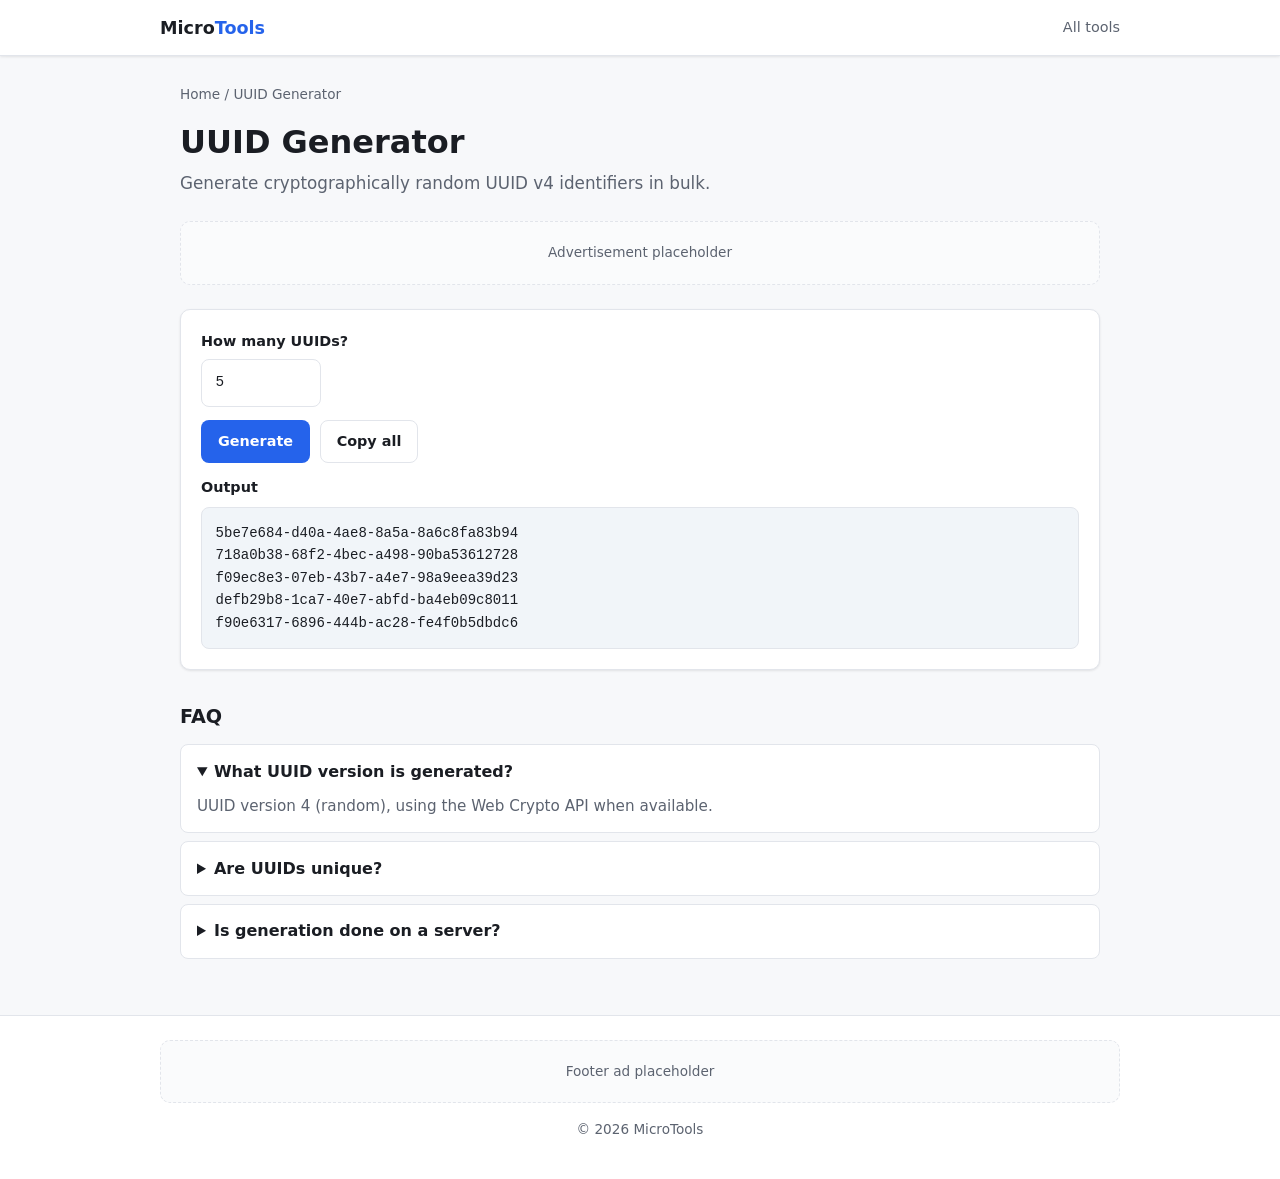
<file: tools/uuid-generator.html>
<!DOCTYPE html>
<html lang="en">
<head>
  <meta charset="UTF-8">
  <meta name="viewport" content="width=device-width, initial-scale=1">
  <title>UUID Generator — Free Online UUID v4 Generator</title>
  <meta name="description" content="Free online UUID v4 generator. Create one or many random UUIDs in your browser with crypto.getRandomValues.">
  <link rel="stylesheet" href="../assets/style.css">
  <script type="application/ld+json">
  {"@context":"https://schema.org","@type":"FAQPage","mainEntity":[
    {"@type":"Question","name":"What UUID version is generated?","acceptedAnswer":{"@type":"Answer","text":"UUID version 4 (random), using the Web Crypto API when available."}},
    {"@type":"Question","name":"Are UUIDs unique?","acceptedAnswer":{"@type":"Answer","text":"UUID v4 has an extremely low collision probability for practical use. They are suitable for IDs, keys, and tokens."}},
    {"@type":"Question","name":"Is generation done on a server?","acceptedAnswer":{"@type":"Answer","text":"No. UUIDs are generated locally in your browser."}}
  ]}
  </script>
</head>
<body>
  <header class="site-header"><div class="inner"><a class="logo" href="../index.html">Micro<span>Tools</span></a><a class="nav-home" href="../index.html">All tools</a></div></header>
  <main>
    <nav class="breadcrumb"><a href="../index.html">Home</a> / UUID Generator</nav>
    <h1>UUID Generator</h1>
    <p class="lead">Generate cryptographically random UUID v4 identifiers in bulk.</p>
    <div class="ad-slot" aria-hidden="true">Advertisement placeholder</div>
    <div class="panel">
      <label for="count">How many UUIDs?</label>
      <input type="number" id="count" min="1" max="500" value="5" style="max-width:120px">
      <div class="row">
        <button type="button" class="btn" id="gen">Generate</button>
        <button type="button" class="btn-secondary btn" id="copy">Copy all</button>
        <span class="toast" id="toast"></span>
      </div>
      <label>Output</label>
      <div class="output-box" id="out" style="min-height:8rem"></div>
    </div>
    <section class="faq">
      <h2>FAQ</h2>
      <details open><summary>What UUID version is generated?</summary><p>UUID version 4 (random), using the Web Crypto API when available.</p></details>
      <details><summary>Are UUIDs unique?</summary><p>UUID v4 has an extremely low collision probability for practical use. They are suitable for IDs, keys, and tokens.</p></details>
      <details><summary>Is generation done on a server?</summary><p>No. UUIDs are generated locally in your browser.</p></details>
    </section>
  </main>
  <footer class="site-footer"><div class="inner"><div class="ad-slot" aria-hidden="true">Footer ad placeholder</div><p>© <span class="y"></span> MicroTools</p></div></footer>
  <script>
  document.querySelectorAll('.y').forEach(el => el.textContent = new Date().getFullYear());
  const out = document.getElementById('out');
  const toast = document.getElementById('toast');
  function uuid() {
    if (crypto.randomUUID) return crypto.randomUUID();
    const b = new Uint8Array(16);
    crypto.getRandomValues(b);
    b[6] = (b[6] & 0x0f) | 0x40;
    b[8] = (b[8] & 0x3f) | 0x80;
    const h = [...b].map(x => x.toString(16).padStart(2,'0')).join('');
    return `${h.slice(0,8)}-${h.slice(8,12)}-${h.slice(12,16)}-${h.slice(16,20)}-${h.slice(20)}`;
  }
  function generate() {
    let n = parseInt(document.getElementById('count').value, 10) || 1;
    n = Math.min(500, Math.max(1, n));
    const list = Array.from({length: n}, uuid);
    out.textContent = list.join('\n');
  }
  document.getElementById('gen').onclick = generate;
  document.getElementById('copy').onclick = async () => {
    await navigator.clipboard.writeText(out.textContent);
    toast.textContent = 'Copied!';
    setTimeout(() => toast.textContent = '', 1500);
  };
  generate();
  </script>
</body>
</html>
</file>
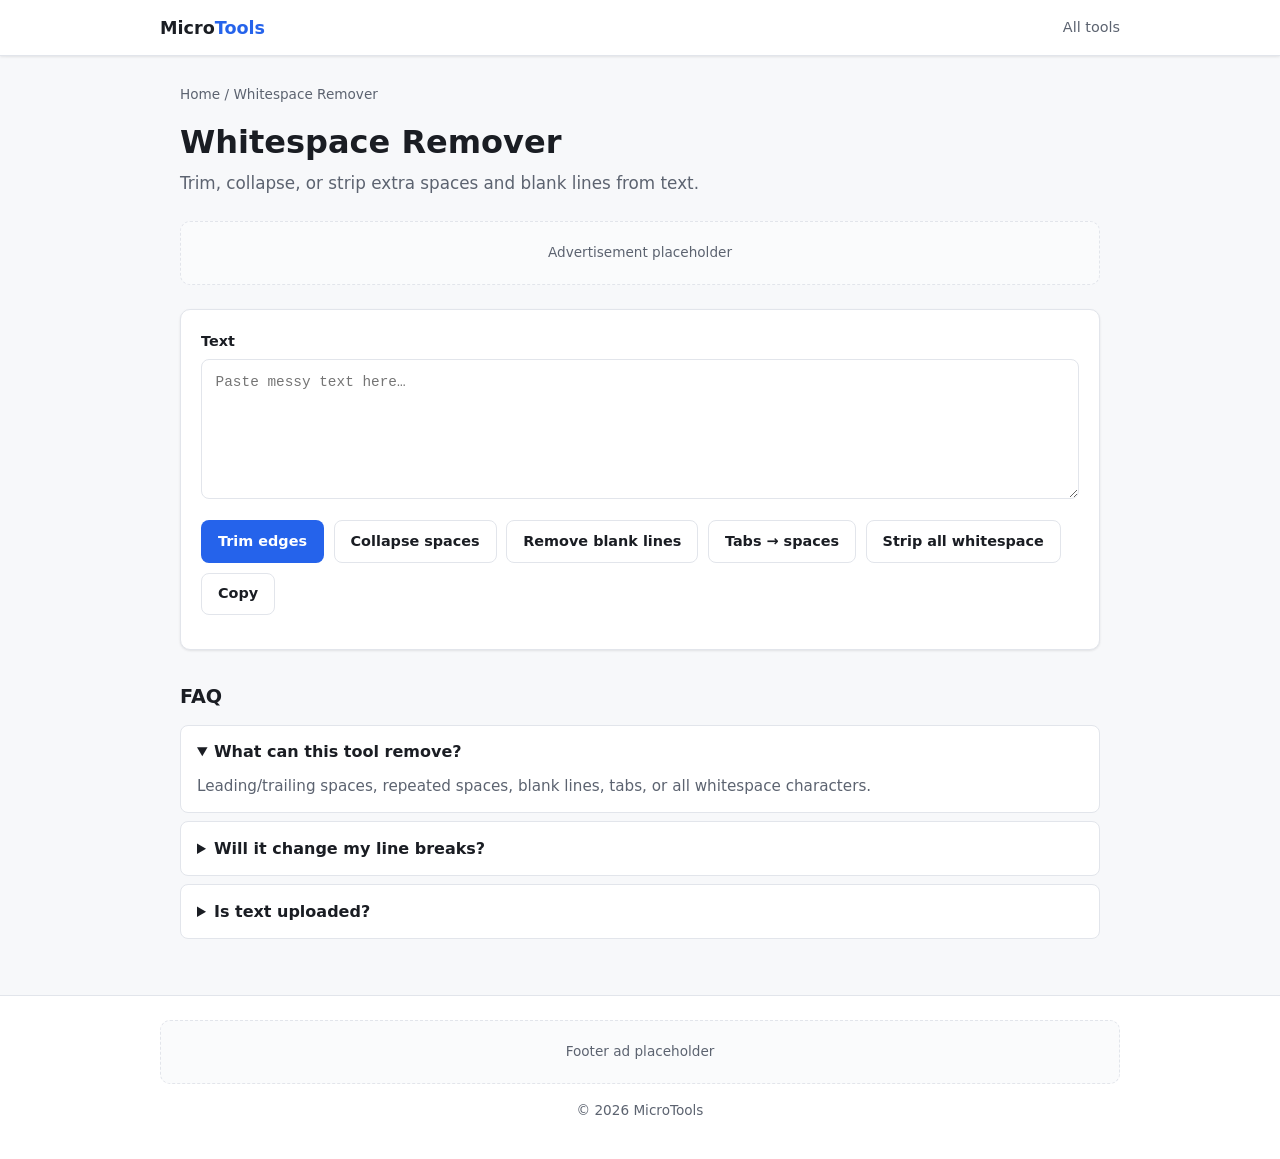
<file: tools/whitespace-remover.html>
<!DOCTYPE html>
<html lang="en">
<head>
  <meta charset="UTF-8">
  <meta name="viewport" content="width=device-width, initial-scale=1">
  <title>Whitespace Remover — Trim & Collapse Extra Spaces Online</title>
  <meta name="description" content="Free online whitespace remover. Trim edges, collapse multiple spaces, remove blank lines, or strip all whitespace in your browser.">
  <link rel="stylesheet" href="../assets/style.css">
  <script type="application/ld+json">
  {"@context":"https://schema.org","@type":"FAQPage","mainEntity":[
    {"@type":"Question","name":"What can this tool remove?","acceptedAnswer":{"@type":"Answer","text":"Leading/trailing spaces, repeated spaces, blank lines, tabs, or all whitespace characters."}},
    {"@type":"Question","name":"Will it change my line breaks?","acceptedAnswer":{"@type":"Answer","text":"Trim and collapse modes keep line structure. Remove blank lines and strip-all modes change newlines as described on each button."}},
    {"@type":"Question","name":"Is text uploaded?","acceptedAnswer":{"@type":"Answer","text":"No. Cleaning runs locally in your browser."}}
  ]}
  </script>
</head>
<body>
  <header class="site-header"><div class="inner"><a class="logo" href="../index.html">Micro<span>Tools</span></a><a class="nav-home" href="../index.html">All tools</a></div></header>
  <main>
    <nav class="breadcrumb"><a href="../index.html">Home</a> / Whitespace Remover</nav>
    <h1>Whitespace Remover</h1>
    <p class="lead">Trim, collapse, or strip extra spaces and blank lines from text.</p>
    <div class="ad-slot" aria-hidden="true">Advertisement placeholder</div>
    <div class="panel">
      <label for="input">Text</label>
      <textarea id="input" placeholder="Paste messy text here…"></textarea>
      <div class="row">
        <button type="button" class="btn" id="trim">Trim edges</button>
        <button type="button" class="btn-secondary btn" id="collapse">Collapse spaces</button>
        <button type="button" class="btn-secondary btn" id="blank">Remove blank lines</button>
        <button type="button" class="btn-secondary btn" id="tabs">Tabs → spaces</button>
        <button type="button" class="btn-secondary btn" id="strip">Strip all whitespace</button>
        <button type="button" class="btn-secondary btn" id="copy">Copy</button>
        <span class="toast" id="toast"></span>
      </div>
    </div>
    <section class="faq">
      <h2>FAQ</h2>
      <details open><summary>What can this tool remove?</summary><p>Leading/trailing spaces, repeated spaces, blank lines, tabs, or all whitespace characters.</p></details>
      <details><summary>Will it change my line breaks?</summary><p>Trim and collapse modes keep line structure. Remove blank lines and strip-all modes change newlines as described on each button.</p></details>
      <details><summary>Is text uploaded?</summary><p>No. Cleaning runs locally in your browser.</p></details>
    </section>
  </main>
  <footer class="site-footer"><div class="inner"><div class="ad-slot" aria-hidden="true">Footer ad placeholder</div><p>© <span class="y"></span> MicroTools</p></div></footer>
  <script>
  document.querySelectorAll('.y').forEach(el => el.textContent = new Date().getFullYear());
  const input = document.getElementById('input');
  const toast = document.getElementById('toast');
  document.getElementById('trim').onclick = () => {
    input.value = input.value.split('\n').map(l => l.trimEnd()).join('\n').replace(/^\s+|\s+$/g, '');
  };
  document.getElementById('collapse').onclick = () => {
    input.value = input.value.split('\n').map(l => l.replace(/[ \t]+/g, ' ').trim()).join('\n');
  };
  document.getElementById('blank').onclick = () => {
    input.value = input.value.split(/\r?\n/).filter(l => l.trim() !== '').join('\n');
  };
  document.getElementById('tabs').onclick = () => {
    input.value = input.value.replace(/\t/g, '  ');
  };
  document.getElementById('strip').onclick = () => {
    input.value = input.value.replace(/\s+/g, '');
  };
  document.getElementById('copy').onclick = async () => {
    await navigator.clipboard.writeText(input.value);
    toast.textContent = 'Copied!'; setTimeout(() => toast.textContent = '', 1500);
  };
  </script>
</body>
</html>
</file>
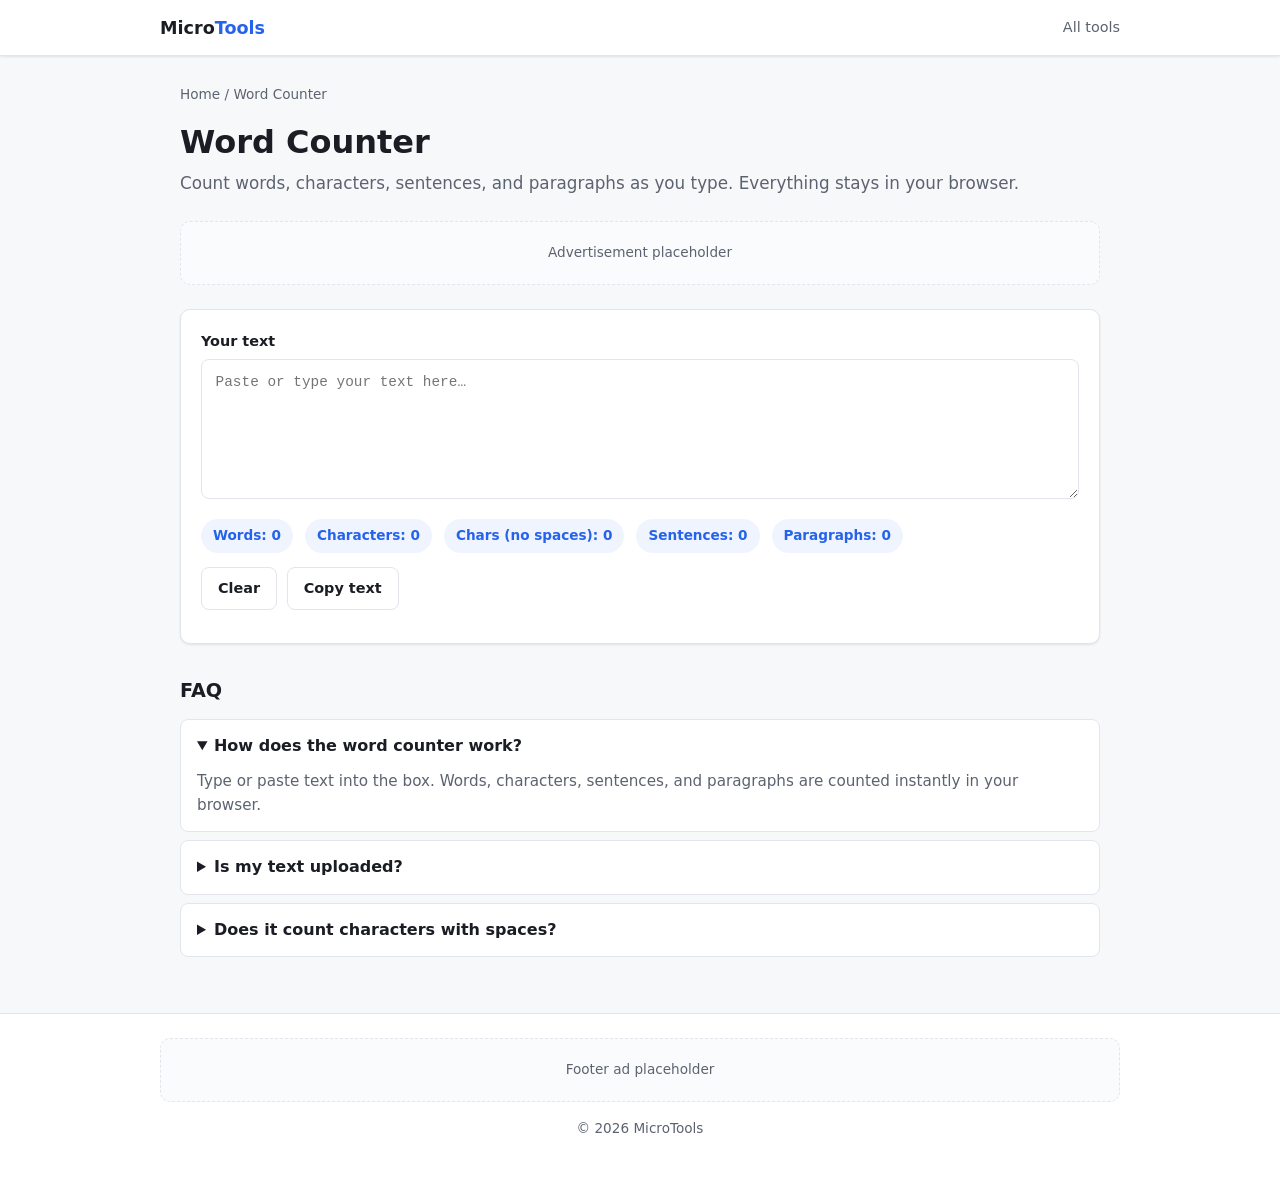
<file: tools/word-counter.html>
<!DOCTYPE html>
<html lang="en">
<head>
  <meta charset="UTF-8">
  <meta name="viewport" content="width=device-width, initial-scale=1">
  <title>Word Counter — Free Online Word & Character Count Tool</title>
  <meta name="description" content="Free online word counter. Count words, characters, sentences, and paragraphs instantly in your browser. No signup required.">
  <link rel="stylesheet" href="../assets/style.css">
  <script type="application/ld+json">
  {"@context":"https://schema.org","@type":"FAQPage","mainEntity":[
    {"@type":"Question","name":"How does the word counter work?","acceptedAnswer":{"@type":"Answer","text":"Type or paste text into the box. Words, characters, sentences, and paragraphs are counted instantly in your browser."}},
    {"@type":"Question","name":"Is my text uploaded?","acceptedAnswer":{"@type":"Answer","text":"No. Counting runs entirely in your browser with JavaScript. Nothing is sent to a server."}},
    {"@type":"Question","name":"Does it count characters with spaces?","acceptedAnswer":{"@type":"Answer","text":"Yes. You get both character counts with and without spaces."}}
  ]}
  </script>
</head>
<body>
  <header class="site-header"><div class="inner"><a class="logo" href="../index.html">Micro<span>Tools</span></a><a class="nav-home" href="../index.html">All tools</a></div></header>
  <main>
    <nav class="breadcrumb"><a href="../index.html">Home</a> / Word Counter</nav>
    <h1>Word Counter</h1>
    <p class="lead">Count words, characters, sentences, and paragraphs as you type. Everything stays in your browser.</p>
    <div class="ad-slot" aria-hidden="true">Advertisement placeholder</div>
    <div class="panel">
      <label for="input">Your text</label>
      <textarea id="input" placeholder="Paste or type your text here…"></textarea>
      <div class="stats" id="stats">
        <span class="stat">Words: 0</span>
        <span class="stat">Characters: 0</span>
        <span class="stat">Chars (no spaces): 0</span>
        <span class="stat">Sentences: 0</span>
        <span class="stat">Paragraphs: 0</span>
      </div>
      <div class="row">
        <button type="button" class="btn-secondary btn" id="clear">Clear</button>
        <button type="button" class="btn-secondary btn" id="copy">Copy text</button>
        <span class="toast" id="toast"></span>
      </div>
    </div>
    <section class="faq">
      <h2>FAQ</h2>
      <details open><summary>How does the word counter work?</summary><p>Type or paste text into the box. Words, characters, sentences, and paragraphs are counted instantly in your browser.</p></details>
      <details><summary>Is my text uploaded?</summary><p>No. Counting runs entirely in your browser with JavaScript. Nothing is sent to a server.</p></details>
      <details><summary>Does it count characters with spaces?</summary><p>Yes. You get both character counts with and without spaces.</p></details>
    </section>
  </main>
  <footer class="site-footer"><div class="inner"><div class="ad-slot" aria-hidden="true">Footer ad placeholder</div><p>© <span class="y"></span> MicroTools</p></div></footer>
  <script>
  document.querySelectorAll('.y').forEach(el => el.textContent = new Date().getFullYear());
  const input = document.getElementById('input');
  const stats = document.getElementById('stats');
  const toast = document.getElementById('toast');
  function count() {
    const t = input.value;
    const words = t.trim() ? t.trim().split(/\s+/).length : 0;
    const chars = t.length;
    const noSpace = t.replace(/\s/g, '').length;
    const sentences = t.trim() ? (t.match(/[.!?]+(\s|$)/g) || []).length || (t.trim() ? 1 : 0) : 0;
    const paragraphs = t.trim() ? t.split(/\n\s*\n/).filter(p => p.trim()).length : 0;
    stats.innerHTML = `<span class="stat">Words: ${words}</span><span class="stat">Characters: ${chars}</span><span class="stat">Chars (no spaces): ${noSpace}</span><span class="stat">Sentences: ${sentences}</span><span class="stat">Paragraphs: ${paragraphs}</span>`;
  }
  input.addEventListener('input', count);
  document.getElementById('clear').onclick = () => { input.value = ''; count(); toast.textContent = ''; };
  document.getElementById('copy').onclick = async () => {
    await navigator.clipboard.writeText(input.value);
    toast.textContent = 'Copied!';
    setTimeout(() => toast.textContent = '', 1500);
  };
  </script>
</body>
</html>
</file>
<file: assets/style.css>
/* SEO Micro Tools — shared styles */
:root {
  --bg: #f7f8fa;
  --surface: #ffffff;
  --text: #1a1d23;
  --muted: #5c6370;
  --border: #e2e5eb;
  --accent: #2563eb;
  --accent-hover: #1d4ed8;
  --accent-soft: #eff4ff;
  --success: #059669;
  --radius: 10px;
  --shadow: 0 1px 3px rgba(0,0,0,.06), 0 1px 2px rgba(0,0,0,.04);
  --font: system-ui, -apple-system, "Segoe UI", Roboto, "Helvetica Neue", Arial, sans-serif;
  --mono: ui-monospace, "SF Mono", Menlo, Consolas, monospace;
}

*, *::before, *::after { box-sizing: border-box; }
html { scroll-behavior: smooth; }
body {
  margin: 0;
  font-family: var(--font);
  background: var(--bg);
  color: var(--text);
  line-height: 1.6;
  min-height: 100vh;
  display: flex;
  flex-direction: column;
}

a { color: var(--accent); text-decoration: none; }
a:hover { text-decoration: underline; }

.site-header {
  background: var(--surface);
  border-bottom: 1px solid var(--border);
  padding: 0.85rem 1.25rem;
  position: sticky;
  top: 0;
  z-index: 40;
  box-shadow: var(--shadow);
}
.site-header .inner {
  max-width: 960px;
  margin: 0 auto;
  display: flex;
  align-items: center;
  justify-content: space-between;
  gap: 1rem;
}
.logo {
  font-weight: 700;
  font-size: 1.1rem;
  color: var(--text);
  text-decoration: none;
}
.logo:hover { text-decoration: none; color: var(--accent); }
.logo span { color: var(--accent); }
.nav-home { font-size: 0.9rem; color: var(--muted); }

main {
  flex: 1;
  max-width: 960px;
  width: 100%;
  margin: 0 auto;
  padding: 1.75rem 1.25rem 3rem;
}

h1 {
  font-size: clamp(1.5rem, 4vw, 2rem);
  margin: 0 0 0.5rem;
  line-height: 1.25;
}
.lead {
  color: var(--muted);
  margin: 0 0 1.5rem;
  font-size: 1.05rem;
}

.tool-card, .panel {
  background: var(--surface);
  border: 1px solid var(--border);
  border-radius: var(--radius);
  padding: 1.25rem;
  box-shadow: var(--shadow);
  margin-bottom: 1.25rem;
}

.tool-grid {
  display: grid;
  grid-template-columns: repeat(auto-fill, minmax(260px, 1fr));
  gap: 1rem;
  margin: 1.5rem 0;
}
.tool-grid a.card {
  display: block;
  background: var(--surface);
  border: 1px solid var(--border);
  border-radius: var(--radius);
  padding: 1.1rem 1.2rem;
  color: inherit;
  text-decoration: none;
  box-shadow: var(--shadow);
  transition: border-color .15s, box-shadow .15s, transform .15s;
}
.tool-grid a.card:hover {
  border-color: var(--accent);
  box-shadow: 0 4px 12px rgba(37,99,235,.12);
  transform: translateY(-2px);
  text-decoration: none;
}
.tool-grid a.card h2 {
  font-size: 1.05rem;
  margin: 0 0 0.35rem;
  color: var(--accent);
}
.tool-grid a.card p {
  margin: 0;
  font-size: 0.9rem;
  color: var(--muted);
}

label {
  display: block;
  font-weight: 600;
  font-size: 0.9rem;
  margin-bottom: 0.4rem;
}
textarea, input[type="text"], input[type="number"], input[type="datetime-local"], select {
  width: 100%;
  font: inherit;
  font-family: var(--mono);
  font-size: 0.9rem;
  padding: 0.7rem 0.85rem;
  border: 1px solid var(--border);
  border-radius: 8px;
  background: #fff;
  color: var(--text);
  resize: vertical;
}
textarea:focus, input:focus, select:focus {
  outline: 2px solid var(--accent);
  outline-offset: 1px;
  border-color: var(--accent);
}
textarea { min-height: 140px; }

.row {
  display: flex;
  flex-wrap: wrap;
  gap: 0.6rem;
  margin: 0.85rem 0;
  align-items: center;
}
.btn {
  display: inline-flex;
  align-items: center;
  justify-content: center;
  gap: 0.35rem;
  font: inherit;
  font-weight: 600;
  font-size: 0.9rem;
  padding: 0.55rem 1rem;
  border-radius: 8px;
  border: 1px solid transparent;
  cursor: pointer;
  background: var(--accent);
  color: #fff;
}
.btn:hover { background: var(--accent-hover); }
.btn-secondary {
  background: var(--surface);
  color: var(--text);
  border-color: var(--border);
}
.btn-secondary:hover { background: var(--accent-soft); border-color: var(--accent); color: var(--accent); }
.btn:disabled { opacity: 0.5; cursor: not-allowed; }

.stats {
  display: flex;
  flex-wrap: wrap;
  gap: 0.75rem;
  margin-top: 0.75rem;
}
.stat {
  background: var(--accent-soft);
  color: var(--accent);
  font-weight: 600;
  font-size: 0.85rem;
  padding: 0.4rem 0.75rem;
  border-radius: 999px;
}
.output-box {
  background: #f1f5f9;
  border: 1px solid var(--border);
  border-radius: 8px;
  padding: 0.85rem;
  font-family: var(--mono);
  font-size: 0.875rem;
  white-space: pre-wrap;
  word-break: break-all;
  min-height: 2.5rem;
  margin-top: 0.5rem;
}
.toast {
  font-size: 0.85rem;
  color: var(--success);
  font-weight: 600;
  min-height: 1.2em;
}

.faq {
  margin-top: 2rem;
}
.faq h2 { font-size: 1.2rem; margin-bottom: 0.75rem; }
.faq details {
  background: var(--surface);
  border: 1px solid var(--border);
  border-radius: 8px;
  padding: 0.85rem 1rem;
  margin-bottom: 0.5rem;
}
.faq summary {
  font-weight: 600;
  cursor: pointer;
}
.faq details p {
  margin: 0.6rem 0 0;
  color: var(--muted);
  font-size: 0.95rem;
}

.ad-slot {
  border: 1px dashed var(--border);
  background: #fafbfc;
  color: var(--muted);
  text-align: center;
  padding: 1.25rem;
  border-radius: var(--radius);
  font-size: 0.85rem;
  margin: 1.5rem 0;
}

.site-footer {
  background: var(--surface);
  border-top: 1px solid var(--border);
  padding: 1.5rem 1.25rem;
  text-align: center;
  color: var(--muted);
  font-size: 0.85rem;
}
.site-footer .inner { max-width: 960px; margin: 0 auto; }
.site-footer .ad-slot { margin: 0 0 1rem; }

.breadcrumb {
  font-size: 0.85rem;
  color: var(--muted);
  margin-bottom: 1rem;
}
.breadcrumb a { color: var(--muted); }
.two-col {
  display: grid;
  grid-template-columns: 1fr 1fr;
  gap: 1rem;
}
@media (max-width: 640px) {
  .two-col { grid-template-columns: 1fr; }
  .row .btn { flex: 1 1 auto; }
}
</file>
